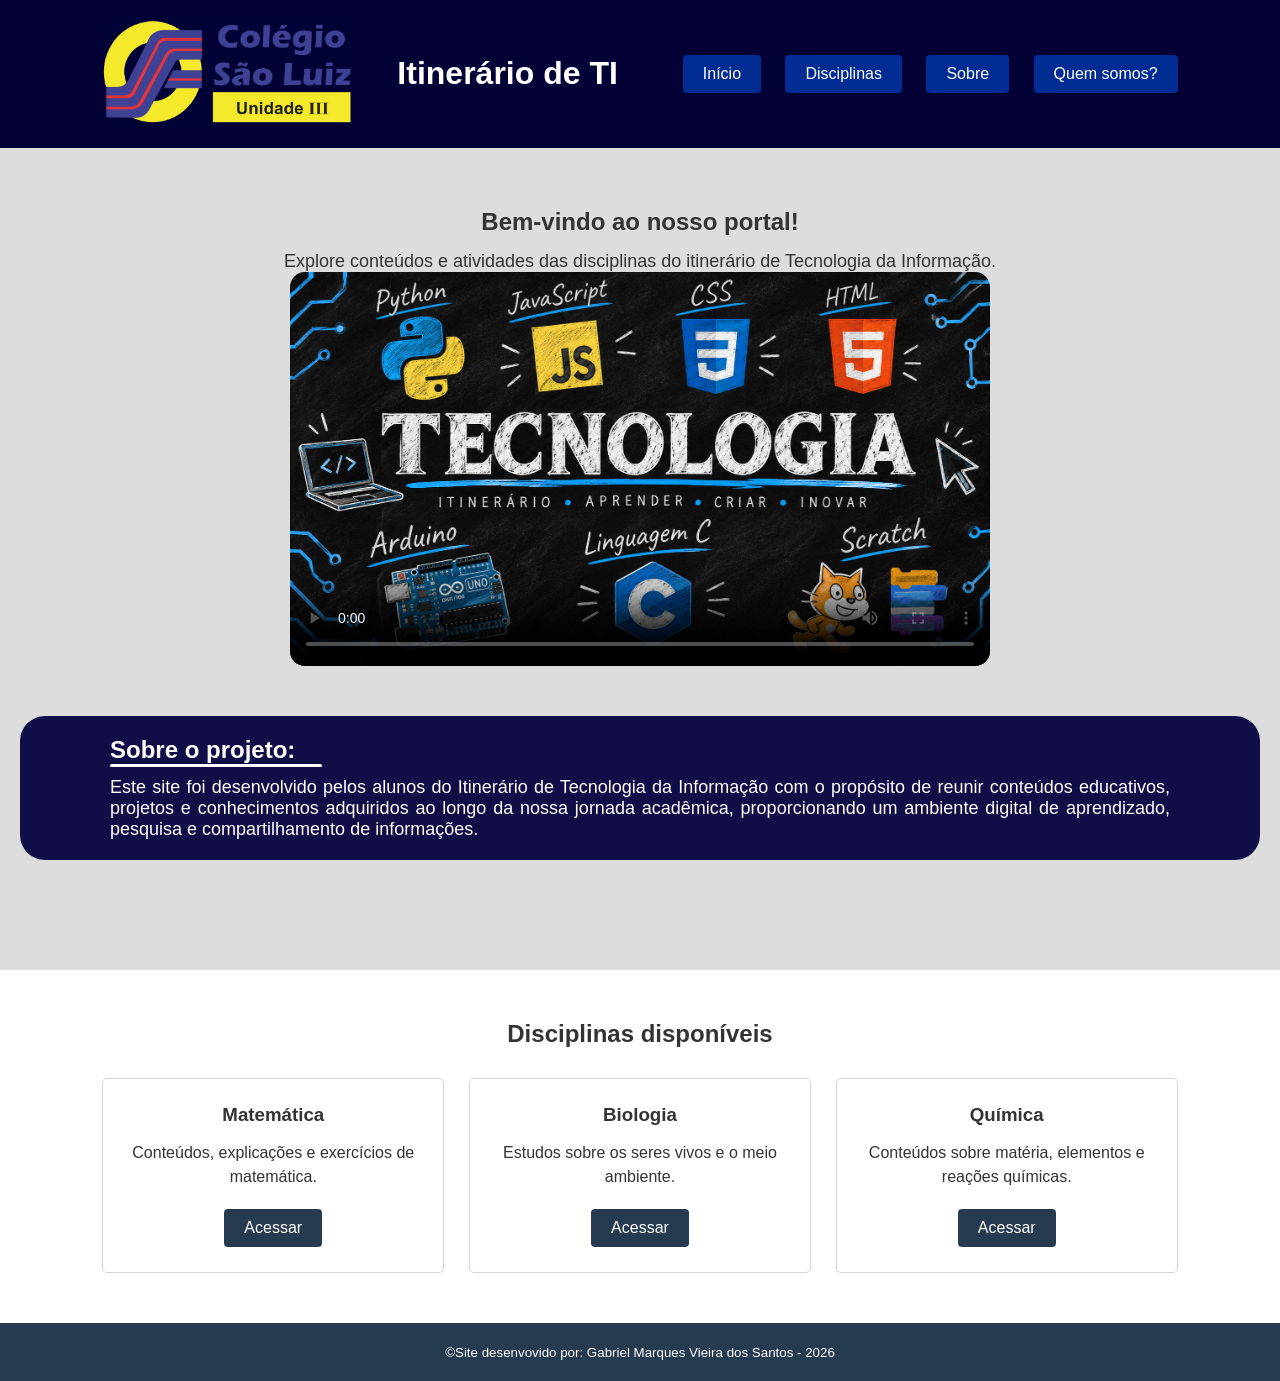
<file: index.html>
<!DOCTYPE html>
<html lang="pt-br">
<head>
    <meta charset="UTF-8">
    <meta name="viewport" content="width=device-width, initial-scale=1.0">
    <title>Itinerário de TI</title>
    <link rel="stylesheet" href="css/style.css">
    <link rel="shortcut icon" href="imagens/favicon.png" type="image/x-icon">

</head>

<body>

    <header>
        <div class="logo">
            <a href="https://colegiosaoluiz3.com.br/"><img src="imagens/logo são luiz.png" alt="SL3"></a>
        </div>
        
        <h1>Itinerário de TI</h1>

        <nav>
            <a href="#inicio">Início</a>
            <a href="#disciplinas">Disciplinas</a>
            <a href="#sobre">Sobre</a>
            <a href="ti.html">Quem somos?</a>
        </nav>
    </header>

    <main>

        <section id="inicio" class="inicio">
            <h2>Bem-vindo ao nosso portal!</h2>

            <p>
                Explore conteúdos e atividades das disciplinas
                do itinerário de Tecnologia da Informação.
            </p>
            <div class="video_astor">
                <video controls poster="imagens/Tecnologia_ Aprender, Criar e Inovar.png">
                        <source src="imagens/isa.mp4" type="video/mp4">
                </video>

            </div>
        <div id="sobre"class="sobre">
            
            <h2>Sobre o projeto:</h2>
            <hr>
            <p>
                
                Este site foi desenvolvido pelos alunos do Itinerário de Tecnologia da Informação com o propósito de 
                reunir conteúdos educativos, projetos e conhecimentos adquiridos ao longo da nossa jornada acadêmica, 
                proporcionando um ambiente digital de aprendizado, pesquisa e compartilhamento de informações.
            </p>
        </div>

        </section>

        <section id="disciplinas" class="disciplinas">

            <h2>Disciplinas disponíveis</h2>

            <div class="container">

                <div class="card" id="card-mat">
                    <h3>Matemática</h3>
                    <p>Conteúdos, explicações e exercícios de matemática.</p>
                    <a href="matematica.html">Acessar</a>
                </div>

                <div class="card" id="card-bio">
                    <h3>Biologia</h3>
                    <p>Estudos sobre os seres vivos e o meio ambiente.</p>
                    <a href="biologia.html">Acessar</a>
                </div>

                <div class="card" id="card-qui">
                    <h3>Química</h3>
                    <p>Conteúdos sobre matéria, elementos e reações químicas.</p>
                    <a href="quimica.html">Acessar</a>
                </div>

            </div>

        </section>


    </main>

    <footer>
         <small>&copy;Site desenvovido por: Gabriel Marques Vieira dos Santos - 2026</small>
    </footer>
    <script src="script.js"></script>
</body>
</html>
</file>
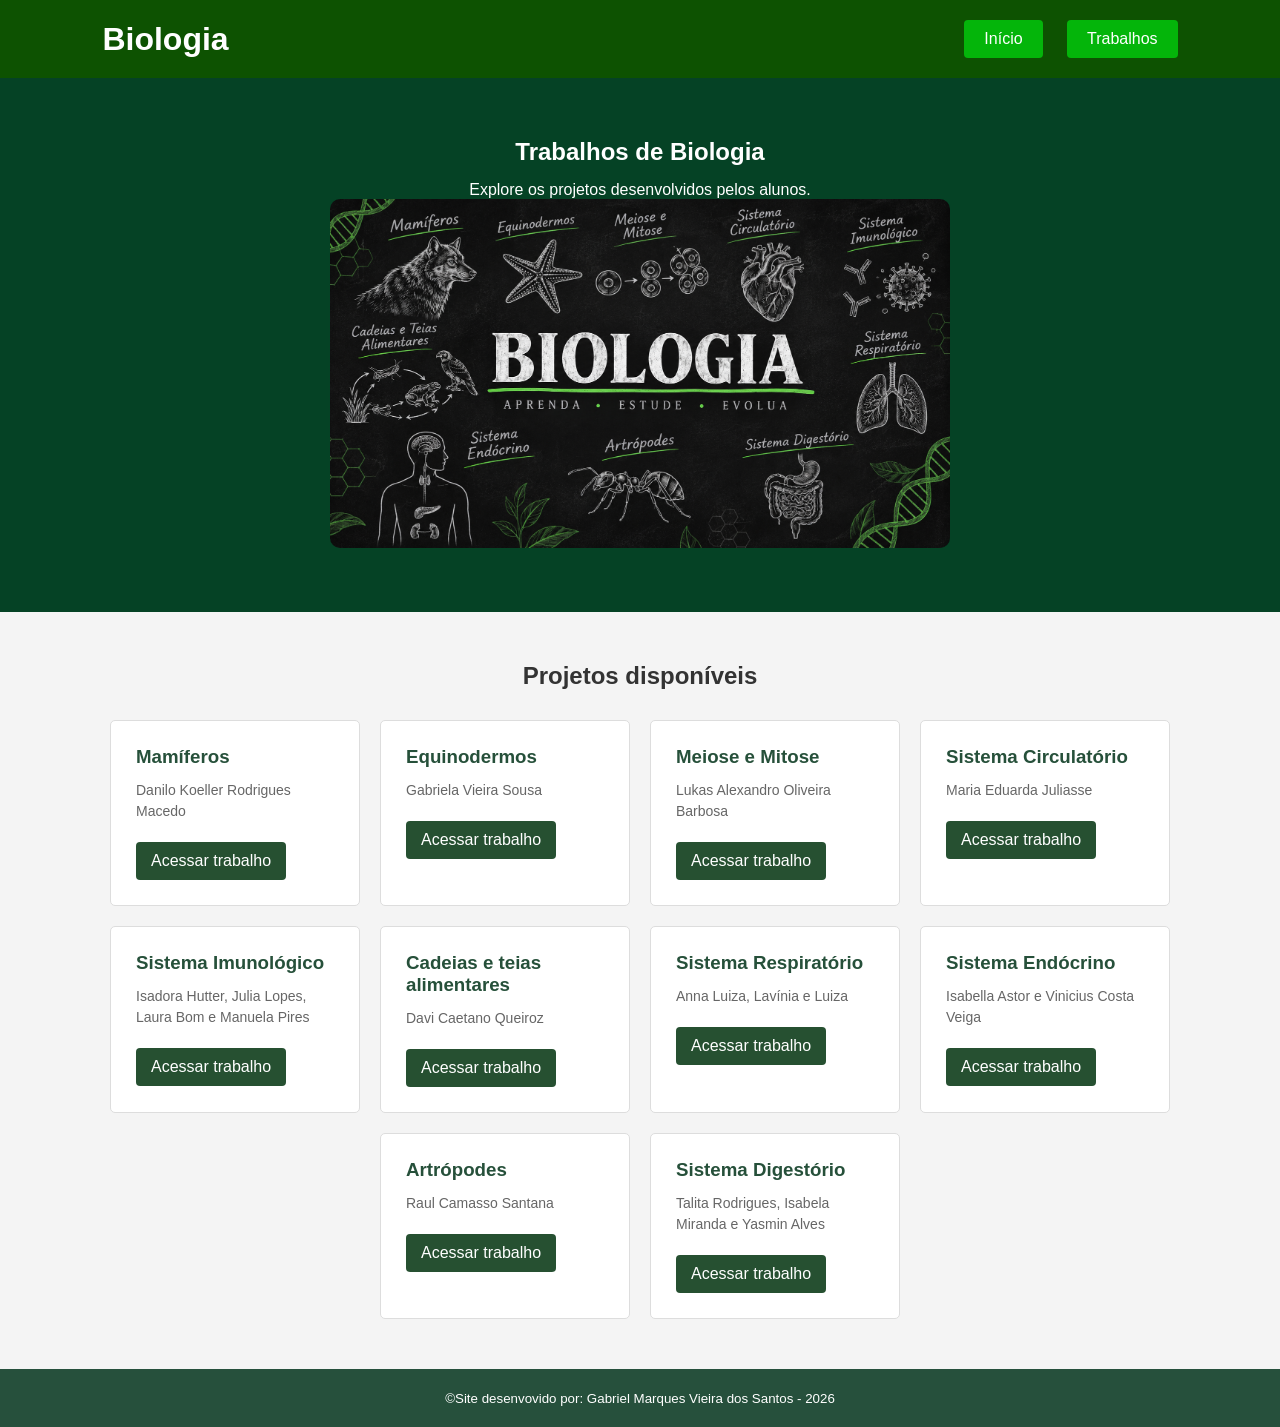
<file: biologia.html>
<!DOCTYPE html>
<html lang="pt-br">
<head>
    <meta charset="UTF-8">
    <meta name="viewport" content="width=device-width, initial-scale=1.0">
    <title>Biologia | Itinerário de TI</title>
    <link rel="stylesheet" href="css/biologia.css">
    <link rel="shortcut icon" href="imagens/favicon.png" type="image/x-icon">
</head>

<body>

<header>
    <h1>Biologia</h1>
    <nav>
        <a href="index.html">Início</a>
        <a href="#trabalhos">Trabalhos</a>
    </nav>
</header>

<main>

    <section class="introducao">
        <h2>Trabalhos de Biologia</h2>
        <p>Explore os projetos desenvolvidos pelos alunos.</p>
        <div class="biologia">
            <img src="imagens/Infográfico de Biologia em Chalkboard.png" alt="introdução biologia">
        </div>
    </section>

    <section class="trabalhos" id="trabalhos">

        <h2>Projetos disponíveis</h2>

        <div class="container">

            <div class="card">
                <h3>Mamíferos</h3>
                <p>Danilo Koeller Rodrigues Macedo</p>
                <a href="https://08dkrm.github.io/mamiferos/" target="_self">Acessar trabalho</a>
            </div>

            <div class="card">
                <h3>Equinodermos</h3>
                <p>Gabriela Vieira Sousa</p>
                <a href="https://gabrivs9.github.io/site-equinodermos/" target="_self">Acessar trabalho</a>
            </div>

            <div class="card">
                <h3>Meiose e Mitose</h3>
                <p>Lukas Alexandro Oliveira Barbosa</p>
                <a href="https://luk4soliveira.github.io/meiose-e-mitose/" target="_self">Acessar trabalho</a>
            </div>

            <div class="card">
                <h3>Sistema Circulatório</h3>
                <p>Maria Eduarda Juliasse</p>
                <a href="https://fuscapreto241.github.io/Sistema-Circulatorio/" target="_self">Acessar trabalho</a>
            </div>

            <div class="card">
                <h3>Sistema Imunológico</h3>
                <p>Isadora Hutter, Julia Lopes, Laura Bom e Manuela Pires</p>
                <a href="https://nbom56794-tech.github.io/Trabalho-do-sistema-imunologico/" target="_self">Acessar trabalho</a>
            </div>

            <div class="card">
                <h3>Cadeias e teias alimentares</h3>
                <p>Davi Caetano Queiroz</p>
                <a href="https://daviqueirozsl67-gif.github.io/site-de-biologia/" target="_self">Acessar trabalho</a>
            </div>


            <div class="card">
                <h3>Sistema Respiratório</h3>
                <p>Anna Luiza, Lavínia e Luiza</p>
                <a href="https://annafreitas1605.github.io/site-de-biologia/" target="_self">Acessar trabalho</a>
            </div>

            <div class="card">
                <h3>Sistema Endócrino</h3>
                <p>Isabella Astor e Vinicius Costa Veiga</p>
                <a href="https://vei-golas.github.io/Site-de-Biologia/" target="_self">Acessar trabalho</a>
            </div>

            <div class="card">
                <h3>Artrópodes</h3>
                <p>Raul Camasso Santana</p>
                <a href="https://raulcamassos-code.github.io/site-de-artropodes/index.html" target="_self">Acessar trabalho</a>
            </div>

            <div class="card">
                <h3>
                    Sistema Digestório
                </h3>
                <p>Talita Rodrigues, Isabela Miranda e Yasmin Alves</p>
                <a href="https://alvesferreirayasmin4-beep.github.io/site-de-biologia/" target="_self">Acessar trabalho</a>
            </div>

        </div>
    </section>

</main>

<footer>
     <small>&copy;Site desenvovido por: Gabriel Marques Vieira dos Santos - 2026</small>
</footer>

</body>
</html>
</file>
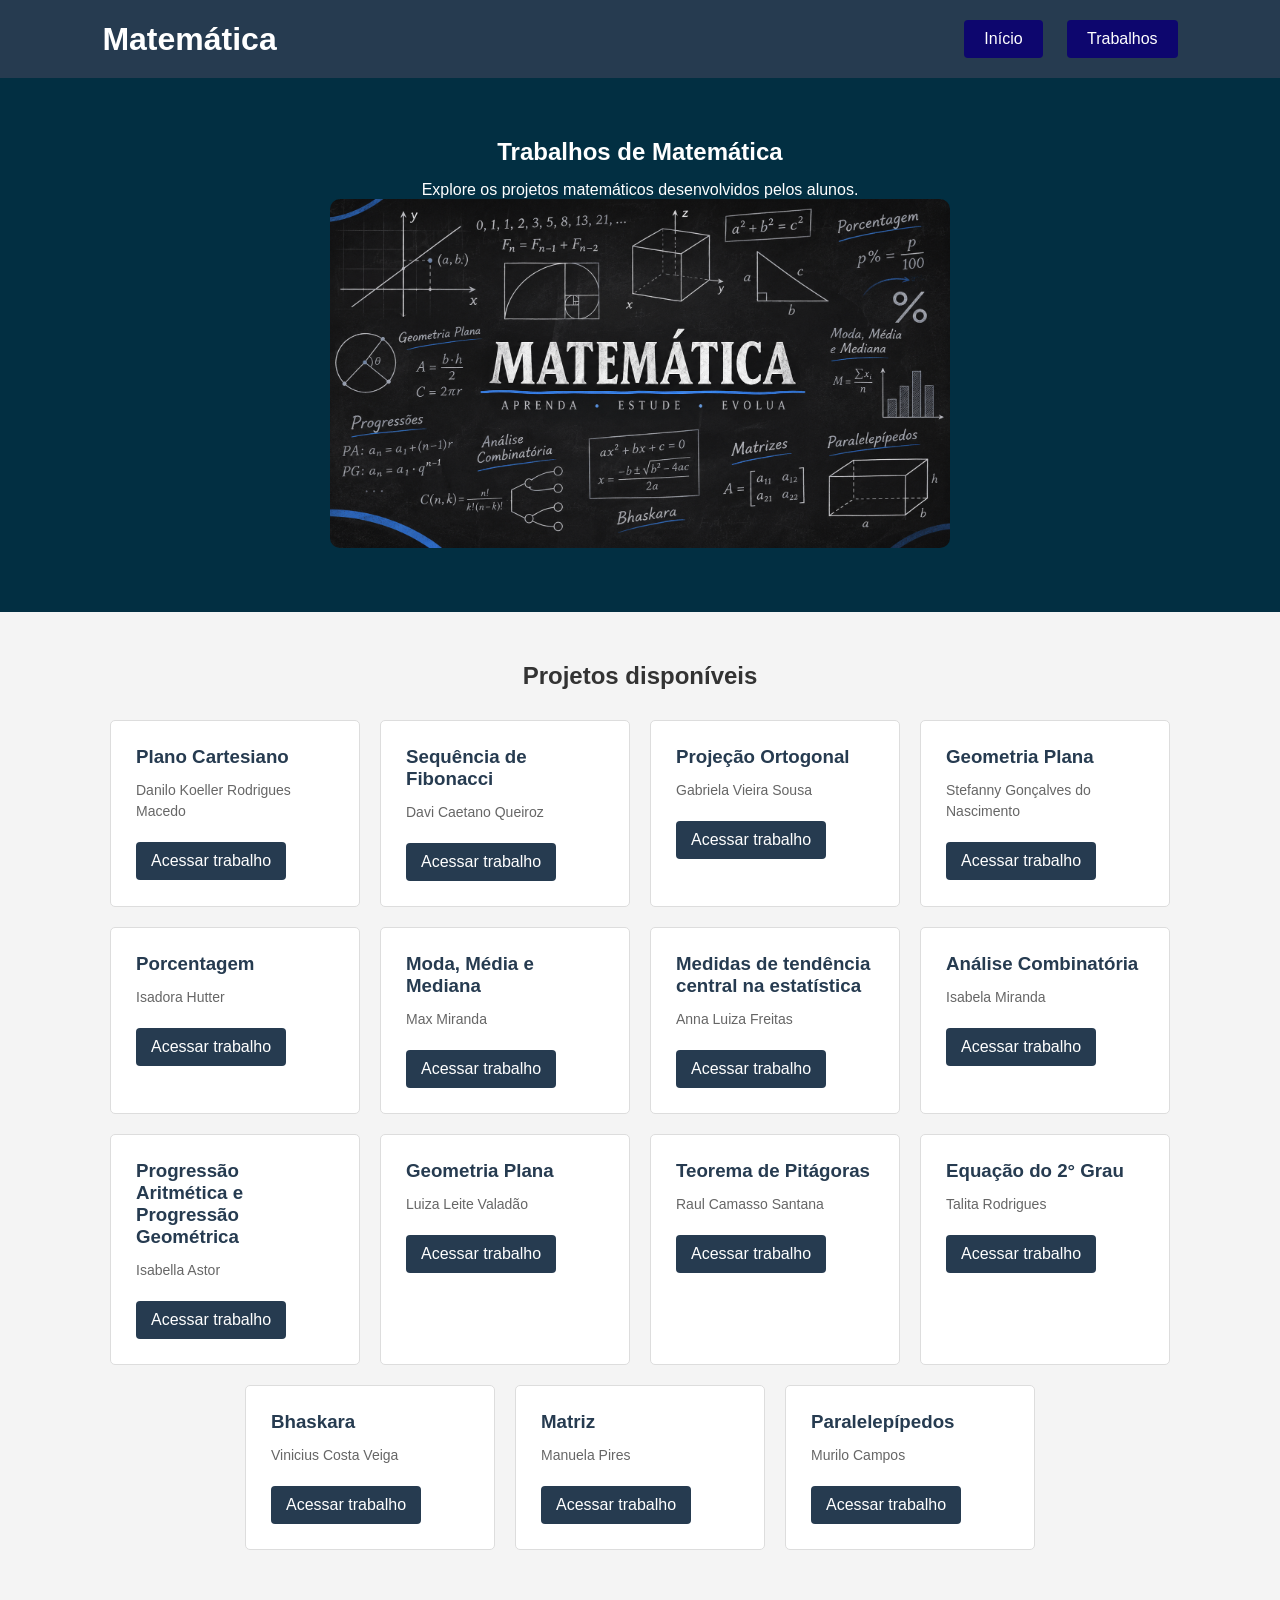
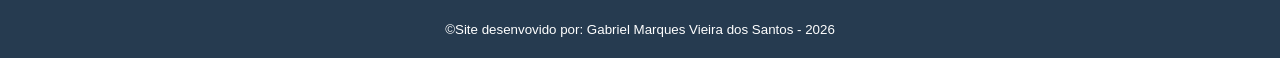
<file: matematica.html>
<!DOCTYPE html>
<html lang="pt-br">
<head>
    <meta charset="UTF-8">
    <meta name="viewport" content="width=device-width, initial-scale=1.0">
    <title>Matemática | Itinerário de TI</title>
    <link rel="stylesheet" href="css/matematica.css">
    <link rel="shortcut icon" href="imagens/favicon.png" type="image/x-icon">
</head>

<body>

<header>
    <h1>Matemática</h1>

    <nav>
        <a href="index.html">Início</a>
        <a href="#trabalhos">Trabalhos</a>
    </nav>
</header>

<main>

    <section class="introducao">
        <h2>Trabalhos de Matemática</h2>
        <p>Explore os projetos matemáticos desenvolvidos pelos alunos.</p>
        <div class="matematica">
            <img src="imagens/Matemática no quadro de giz.png" alt="introdução matematica">
        </div>
        
    </section>

    <section class="trabalhos" id="trabalhos">

        <h2>Projetos disponíveis</h2>

        <div class="container">

            <div class="card">
                <h3>Plano Cartesiano</h3>
                <p>Danilo Koeller Rodrigues Macedo</p>
                <a href="https://08dkrm.github.io/plano-cartesiano/" target="_self">Acessar trabalho</a>
            </div>

            

            <div class="card">
                <h3>Sequência de Fibonacci</h3>
                <p>Davi Caetano Queiroz</p>
                <a href="https://fuscapreto241.github.io/Fibonacci/" target="_self">Acessar trabalho</a>
            </div>


            <div class="card"> <!--Deu pau-->
                <h3>Projeção Ortogonal</h3>
                <p>Gabriela Vieira Sousa</p>
                <a href="https://mpbriela.github.io/site-de-proj-ortogonal/" target="_self">Acessar trabalho</a>
            </div>

            <div class="card">
                <h3>Geometria Plana</h3>
                <p>Stefanny Gonçalves do Nascimento</p>
                <a href="https://f4nnyz.github.io/Geometria_plana/" target="_self">Acessar trabalho</a>
            </div>

            <div class="card">
                <h3>Porcentagem</h3>
                <p>Isadora Hutter</p>
                <a href="https://nbom56794-tech.github.io/Trabalho-de-Porcentagem/" target="_self">Acessar trabalho</a>
            </div>

            <div class="card">
                <h3>Moda, Média e Mediana</h3>
                <p>Max Miranda</p>
                <a href="https://nightlivs.github.io/Pgmat/" target="_self">Acessar trabalho</a>
            </div>

            <div class="card">
                <h3>Medidas de tendência central na estatística</h3>
                <p>Anna Luiza Freitas</p>
                <a href="https://lavisdf.github.io/sitedematem/" target="_self">Acessar trabalho</a>
            </div>

            <div class="card">
                <h3>Análise Combinatória</h3>
                <p>Isabela Miranda</p>
                <a href="https://isabelami45.github.io/Site-de-Matem-ticaa/" target="_self">Acessar trabalho</a>
            </div>

            <div class="card">
                <h3>Progressão Aritmética e Progressão Geométrica</h3>
                <p>Isabella Astor</p>
                <a href="https://vei-golas.github.io/Site-de-matematica2/" target="_self">Acessar trabalho</a>
            </div>

            <div class="card">
                <h3>Geometria Plana</h3>
                <p>Luiza Leite Valadão</p>
                <a href="https://luizaleitevaladao.github.io/site-de-matematica/" target="_self">Acessar trabalho</a>
            </div>

            <div class="card">
                <h3>Teorema de Pitágoras</h3>
                <p>Raul Camasso Santana</p>
                <a href="https://raulcamassos-code.github.io/site-de-matematica/" target="_self">Acessar trabalho</a>
            </div>

            <div class="card">
                <h3>Equação do 2° Grau</h3>
                <p>Talita Rodrigues</p>
                <a href="https://alvesferreirayasmin4-beep.github.io/site-de-matematica/" target="_self">Acessar trabalho</a>
            </div>

            <div class="card">
                <h3>Bhaskara</h3>
                <p>Vinicius Costa Veiga</p>
                <a href="https://vei-golas.github.io/Site-de-Matem-tica-/" target="_self">Acessar trabalho</a>
            </div>
            <div class="card">
                <h3>Matriz</h3>
                <p>Manuela Pires</p>
                <a href="https://pnmanuu-hub.github.io/matematica/index.html" target="_self">Acessar trabalho</a>
            </div>
            <div class="card">
                <h3>Paralelepípedos</h3>
                <p>Murilo Campos</p>
                <a href="https://isabelami45.github.io/Site-Paralelep-pedos/" target="_self">Acessar trabalho</a>
            </div>

        </div>

    </section>

</main>

<footer>
     <small>&copy;Site desenvovido por: Gabriel Marques Vieira dos Santos - 2026</small>
</footer>

</body>
</html>
</file>
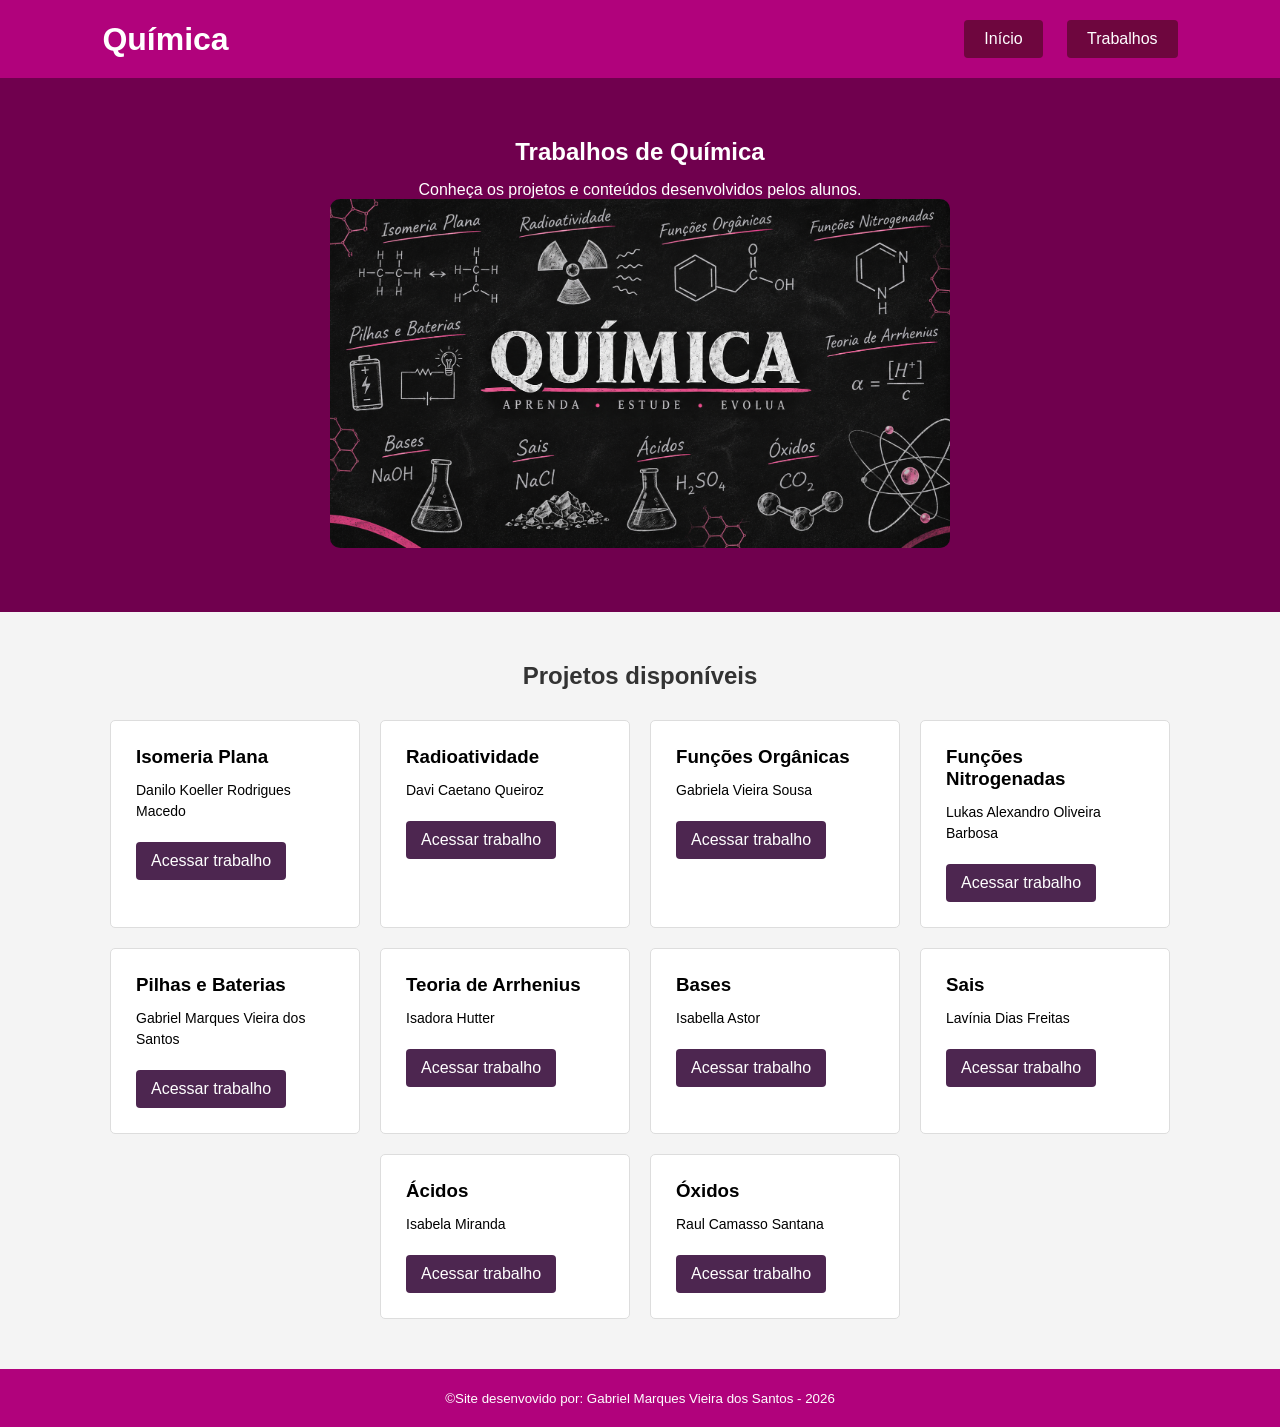
<file: quimica.html>
<!DOCTYPE html>
<html lang="pt-br">
<head>
    <meta charset="UTF-8">
    <meta name="viewport" content="width=device-width, initial-scale=1.0">
    <title>Química | Itinerário de TI</title>
    <link rel="stylesheet" href="css/quimica.css">
    <link rel="shortcut icon" href="imagens/favicon.png" type="image/x-icon">
</head>

<body>

<header>
    <h1>Química</h1>
    <nav>
        <a href="index.html">Início</a>
        <a href="#trabalhos">Trabalhos</a>
    </nav>
</header>

<main>

    <section class="introducao">
        <h2>Trabalhos de Química</h2>
        <p>Conheça os projetos e conteúdos desenvolvidos pelos alunos.</p>
        <div class="quimica">
            <img src="imagens/Pôster de Química em Chalkboard.png" alt="introdução quimica">
        </div>
    </section>

    <section class="trabalhos" id="trabalhos">

        <h2>Projetos disponíveis</h2>

        <div class="container">

            <div class="card">
                <h3>Isomeria Plana</h3>
                <p>Danilo Koeller Rodrigues Macedo</p>
                <a href="https://08dkrm.github.io/isomeria-plana/" target="_self">Acessar trabalho</a>
            </div>

            <div class="card">
                <h3>Radioatividade</h3>
                <p>Davi Caetano Queiroz</p>
                <a href="https://daviqueirozsl67-gif.github.io/Site-Quimica-2.0/" target="_self">Acessar trabalho</a>
            </div>

            <div class="card"> <!--Deu pau-->
                <h3>Funções Orgânicas</h3>
                <p>Gabriela Vieira Sousa</p>
                <a href="https://mpbriela.github.io/site-funcoes-organicas/" target="_self">Acessar trabalho</a>
            </div>

            <div class="card">
                <h3>Funções Nitrogenadas</h3>
                <p>Lukas Alexandro Oliveira Barbosa</p>
                <a href="https://luk4soliveira.github.io/Fun-es-nitrogenadas/" target="_self">Acessar trabalho</a>
            </div>

            <div class="card">
                <h3>Pilhas e Baterias</h3>
                <p>Gabriel Marques Vieira dos Santos</p>
                <a href="https://fuscapreto241.github.io/Pilhas-e-Baterias/" target="_self">Acessar trabalho</a>
            </div>

            <div class="card">
                <h3>Teoria de Arrhenius</h3>
                <p>Isadora Hutter</p>
                <a href="https://pnmanuu-hub.github.io/teoria-de-arrhenius/" target="_self">Acessar trabalho</a>
            </div>


            <div class="card">
                <h3>Bases</h3>
                <p>Isabella Astor</p>
                <a href="https://vei-golas.github.io/Site-de-Quimica/" target="_self">Acessar trabalho</a>
            </div>

            <div class="card">
                <h3>Sais</h3>
                <p>Lavínia Dias Freitas</p>
                <a href="https://lavisdf.github.io/site-de-quimiicaa/" target="_self">Acessar trabalho</a>
            </div>

            <div class="card">
                <h3>Ácidos</h3>
                <p>Isabela Miranda</p>
                <a href="https://isabelami45.github.io/Site-de-Qu-mica/" target="_self">Acessar trabalho</a>
            </div>

            <div class="card">
                <h3>Óxidos</h3>
                <p>Raul Camasso Santana</p>
                <a href="https://raulcamassos-code.github.io/projeto-quimica/" target="_self">Acessar trabalho</a>
            </div>

        </div>
    </section>

</main>

<footer>
     <small>&copy;Site desenvovido por: Gabriel Marques Vieira dos Santos - 2026</small>
</footer>

</body>
</html>
</file>
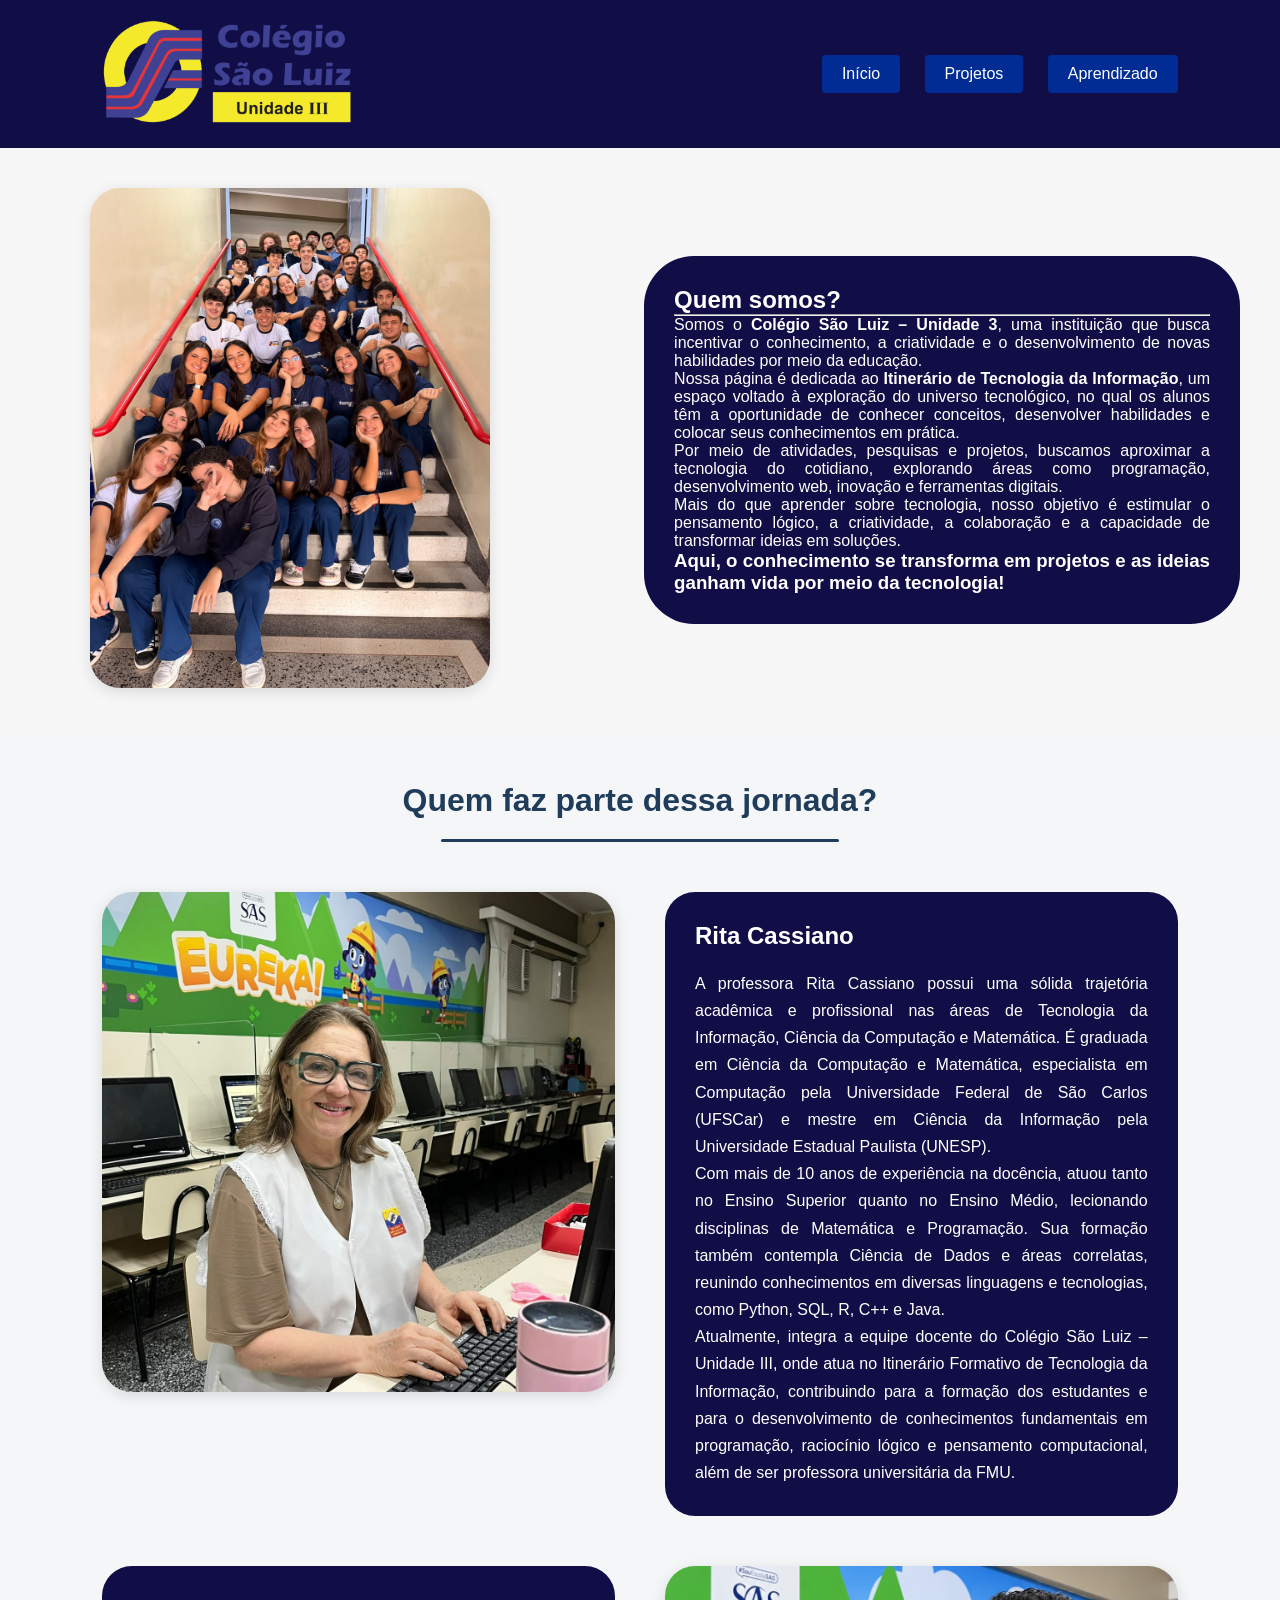
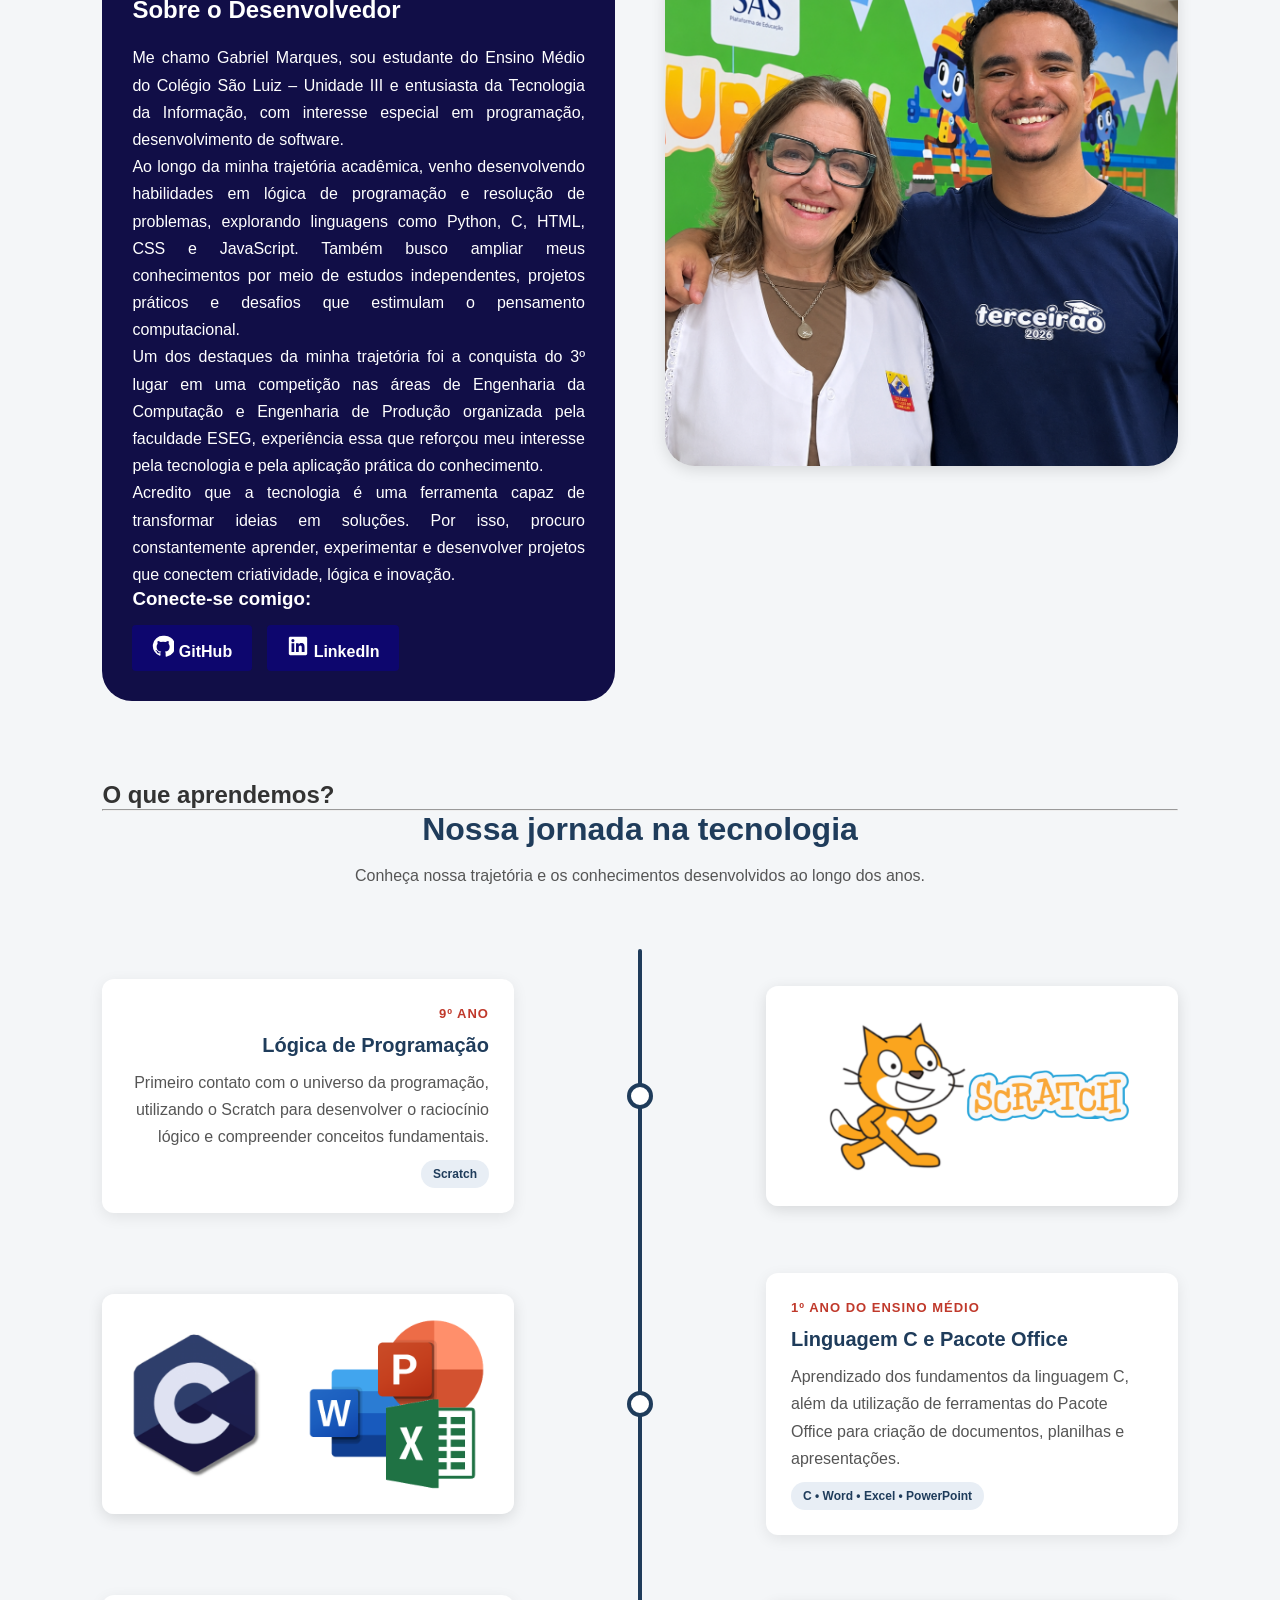
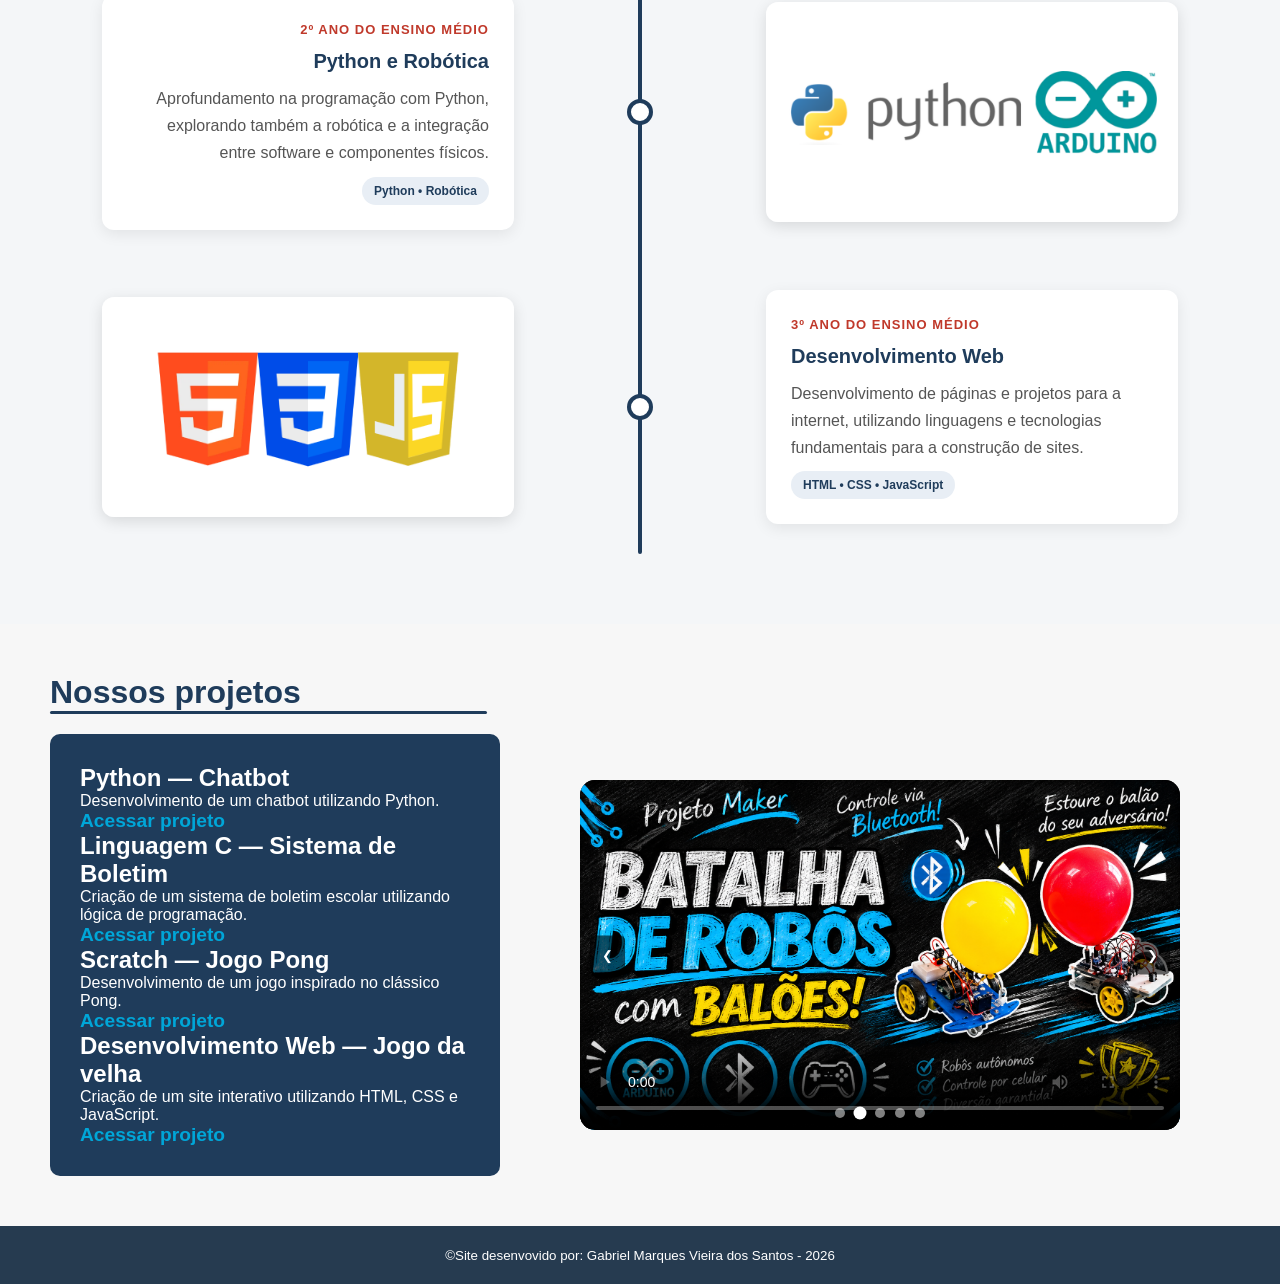
<file: ti.html>
<!DOCTYPE html>
<html lang="en">
<head>
    <meta charset="UTF-8">
    <meta name="viewport" content="width=device-width, initial-scale=1.0">
    <title>Quem Somos?</title>
    <link rel="stylesheet" href="css/itinerario.css">
    <link rel="shortcut icon" href="imagens/favicon.png" type="image/x-icon">
</head>
<body>
    <header>
    <div class="logo">
        <a href="https://colegiosaoluiz3.com.br/"><img src="imagens/logo são luiz.png" alt="SL3"></a>
    </div>
    <nav>
        <a href="index.html">Início</a>
        <a href="#projetos">Projetos</a>
        <a href="#aprendizado">Aprendizado</a>
    </nav>
    </header>
   
    <div class="container-quem-somos">
        <div class="imagem-quem-somos">
            <img src="imagens/IMG-20261117-WA0001.jpg" alt="Colégio São Luiz">
        </div>

    <section class="quem-somos">
        <h1>Quem somos?</h1>
        <hr>

        <p>
            Somos o <strong>Colégio São Luiz – Unidade 3</strong>,
            uma instituição que busca incentivar o conhecimento,
            a criatividade e o desenvolvimento de novas habilidades
            por meio da educação.
        </p>

        <p>
            Nossa página é dedicada ao
            <strong>Itinerário de Tecnologia da Informação</strong>,
            um espaço voltado à exploração do universo tecnológico,
            no qual os alunos têm a oportunidade de conhecer conceitos,
            desenvolver habilidades e colocar seus conhecimentos em prática.
        </p>

        <p>
            Por meio de atividades, pesquisas e projetos, buscamos
            aproximar a tecnologia do cotidiano, explorando áreas como
            programação, desenvolvimento web, inovação e ferramentas digitais.
        </p>

        <p>
            Mais do que aprender sobre tecnologia, nosso objetivo é
            estimular o pensamento lógico, a criatividade, a colaboração
            e a capacidade de transformar ideias em soluções.
        </p>

        <h3>
            Aqui, o conhecimento se transforma em projetos e as ideias
            ganham vida por meio da tecnologia!
        </h3>
    </div>
</section>
 <!-- APRESENTAÇÃO DA PROFESSORA E DO ALUNO -->
    <section class="sobre-nos" id="sobre-nos">

        <h1>Quem faz parte dessa jornada?</h1>
        <hr>

        <!-- PROFESSORA: IMAGEM À ESQUERDA -->
        <div class="container-professora">

            <div class="imagem-professora">
                <img src="imagens/retrato da ritinha.jpg" alt="Professora do itinerário">
            </div>

            <div class="texto-professora">
                <h2>Rita Cassiano</h2>

                <p>
                    A professora Rita Cassiano possui uma sólida trajetória acadêmica e profissional nas áreas de Tecnologia da Informação, 
                    Ciência da Computação e Matemática. É graduada em Ciência da Computação e Matemática, 
                    especialista em Computação pela Universidade Federal de São Carlos (UFSCar) e mestre em 
                    Ciência da Informação pela
                    Universidade Estadual Paulista (UNESP).
                </p>
                <p>
                    Com mais de 10 anos de experiência na docência, 
                    atuou tanto no Ensino Superior quanto no Ensino Médio, 
                    lecionando disciplinas de Matemática e Programação. Sua formação também 
                    contempla Ciência de Dados e áreas correlatas, reunindo conhecimentos em diversas 
                    linguagens e tecnologias, como Python, SQL, R, C++ e Java.
                </p>
                <p>
                   Atualmente, integra a equipe docente do Colégio São Luiz – Unidade III, 
                   onde atua no Itinerário Formativo de Tecnologia da Informação, contribuindo para a formação 
                   dos estudantes e para o desenvolvimento de conhecimentos fundamentais em programação, raciocínio lógico 
                   e pensamento computacional, além de ser professora universitária da FMU.
                </p>
            </div>

        </div>

        <!-- ALUNO: IMAGEM À DIREITA -->
        <div class="container-aluno">

            <div class="texto-aluno">
                <h2>Sobre o Desenvolvedor</h2>

                <p>
                    Me chamo Gabriel Marques, sou estudante do Ensino Médio do Colégio São Luiz – Unidade III e
                     entusiasta da Tecnologia da Informação, com interesse especial em programação,
                      desenvolvimento de software.
                </p>
                <p>
                    Ao longo da minha trajetória acadêmica, venho desenvolvendo habilidades em lógica de programação e resolução de problemas, 
                    explorando linguagens como Python, C, HTML, CSS e JavaScript.
                    Também busco ampliar meus conhecimentos por meio de estudos independentes, 
                    projetos práticos e desafios que estimulam o pensamento computacional.
                </p>
                <p>
                    Um dos destaques da minha trajetória foi a conquista do 3º lugar em uma competição nas áreas de 
                    Engenharia da Computação e Engenharia de Produção organizada pela faculdade ESEG, experiência essa que reforçou meu interesse pela
                     tecnologia e pela aplicação prática do conhecimento.
                </p>
                <p>
                    Acredito que a tecnologia é uma ferramenta capaz de transformar ideias em soluções.
                    Por isso, procuro constantemente aprender, 
                    experimentar e desenvolver projetos que conectem criatividade, 
                    lógica e inovação.
                </p>
                
                    <h3>Conecte-se comigo:</h3>

                    <div class="links-sociais">

                        <!-- BOTÃO GITHUB -->
                        <a href="https://github.com/Gabbmvs"
                        target="_self"
                        rel="noopener noreferrer"
                        class="botao-social github">

                            <svg viewBox="0 0 24 24" aria-hidden="true">
                                <path fill="currentColor"
                                    d="M12 .9a11.1 11.1 0 0 0-3.51 21.63c.56.1.76-.24.76-.54v-2.1c-3.1.67-3.75-1.32-3.75-1.32-.5-1.28-1.24-1.62-1.24-1.62-1.01-.69.08-.68.08-.68 1.12.08 1.71 1.15 1.71 1.15 1 .1.67 2.03 3.07 2.03.43-.67.72-1.12 1.01-1.38-2.48-.28-5.09-1.24-5.09-5.53 0-1.22.44-2.22 1.16-3-.12-.28-.5-1.42.11-2.96 0 0 .95-.3 3.05 1.15a10.6 10.6 0 0 1 5.55 0c2.1-1.45 3.05-1.15 3.05-1.15.61 1.54.23 2.68.11 2.96.72.78 1.16 1.78 1.16 3 0 4.3-2.61 5.25-5.1 5.52.4.35.75 1.03.75 2.08v3.08c0 .3.2.65.77.54A11.1 11.1 0 0 0 12 .9Z"/>
                            </svg>

                            <span>GitHub</span>
                        </a>

                        <!-- BOTÃO LINKEDIN -->
                        <a href="https://www.linkedin.com/in/gabriel-marques-vieira-dos-santos-b021332a9/"
                        target="_self"
                        rel="noopener noreferrer"
                        class="botao-social linkedin">

                            <svg viewBox="0 0 24 24" aria-hidden="true">
                                <path fill="currentColor"
                                    d="M20.45 2H3.55C2.69 2 2 2.68 2 3.52v16.96c0 .84.69 1.52 1.55 1.52h16.9c.86 0 1.55-.68 1.55-1.52V3.52c0-.84-.69-1.52-1.55-1.52ZM7.93 18.5H4.94V9.1h2.99v9.4ZM6.44 7.82a1.73 1.73 0 1 1 0-3.46 1.73 1.73 0 0 1 0 3.46ZM19.07 18.5h-2.98v-4.57c0-1.09-.02-2.49-1.52-2.49-1.52 0-1.75 1.19-1.75 2.41v4.65H9.84V9.1h2.86v1.28h.04c.4-.74 1.37-1.52 2.82-1.52 3.02 0 3.58 1.99 3.58 4.58v5.06Z"/>
                            </svg>

                            <span>LinkedIn</span>
                        </a>

                    </div>

            </div>
            

            <div class="imagem-aluno">
                <img src="imagens/Retrato Escolar Diante do Mural Colorido.png" alt="Aluno responsável pelo projeto">
            </div>

        </div>

    </section>
<section id="aprendizado">
    <h1>O que aprendemos?</h1>
    <hr>

    <div class="titulo-aprendizado">
        <h1>Nossa jornada na tecnologia</h1>
        <p>
            Conheça nossa trajetória e os conhecimentos
            desenvolvidos ao longo dos anos.
        </p>
    </div>

    <div class="linha-tempo">

        <!-- 9º ANO -->
        <div class="item-tempo">
            <div class="conteudo-tempo">
                <span class="ano">9º ANO</span>
                <h2>Lógica de Programação</h2>
                <p>
                    Primeiro contato com o universo da programação,
                    utilizando o Scratch para desenvolver o raciocínio
                    lógico e compreender conceitos fundamentais.
                </p>
                <span class="ferramenta">Scratch</span>
            </div>
            <div class="midia-tempo">
                <img src="imagens/Scratch.png"
                     alt="Scratch">
            </div>
        </div>
             
        <!-- 1º ENSINO MÉDIO -->
        <div class="item-tempo">
            <div class="conteudo-tempo">
                <span class="ano">1º ANO DO ENSINO MÉDIO</span>
                <h2>Linguagem C e Pacote Office</h2>
                <p>
                    Aprendizado dos fundamentos da linguagem C,
                    além da utilização de ferramentas do Pacote Office
                    para criação de documentos, planilhas e apresentações.
                </p>
                <span class="ferramenta">C • Word • Excel • PowerPoint</span>
            </div>
            <div class="midia-tempo">
                <img src="imagens/Linguagem C e Pacote Office.png"
                     alt="LC e Pacote Office">
            </div>
        </div>

        <!-- 2º ENSINO MÉDIO -->
        <div class="item-tempo">
            <div class="conteudo-tempo">
                <span class="ano">2º ANO DO ENSINO MÉDIO</span>
                <h2>Python e Robótica</h2>
                <p>
                    Aprofundamento na programação com Python,
                    explorando também a robótica e a integração
                    entre software e componentes físicos.
                </p>
                <span class="ferramenta">Python • Robótica</span>
            </div>
            <div class="midia-tempo">
                <img src="imagens/Python e Robótica.png"
                     alt="Atividade de robótica">
            </div>
        </div>

        <!-- 3º ENSINO MÉDIO -->
        <div class="item-tempo">
            <div class="conteudo-tempo">
                <span class="ano">3º ANO DO ENSINO MÉDIO</span>
                <h2>Desenvolvimento Web</h2>
                <p>
                    Desenvolvimento de páginas e projetos para a internet,
                    utilizando linguagens e tecnologias fundamentais
                    para a construção de sites.
                </p>
                <span class="ferramenta">HTML • CSS • JavaScript</span>
            </div>
            <div class="midia-tempo">
                <img src="imagens/Desenvolvimento Web.png"
                     alt="Desenvolvimento web">
            </div>
        </div>

    </div>

</section>

<section id="projetos">
    <h1>Nossos projetos</h1>
    <hr>
     <div class="projeto-container">

        <div class="projeto-texto">
            <h2>Python — Chatbot</h2>
        <p>Desenvolvimento de um chatbot utilizando Python.</p>
        <a href="https://colab.research.google.com/drive/1I_S7LaKLpm0GTR6nrZsR97udrj2pcjlF?usp=sharing" target="_self">Acessar projeto</a>

        <h2>Linguagem C — Sistema de Boletim</h2>
        <p>Criação de um sistema de boletim escolar utilizando lógica de programação.</p>
        <a href="https://onlinegdb.com/z4s_zbYS4s" target="_self">Acessar projeto</a>

        <h2>Scratch — Jogo Pong</h2>
        <p>Desenvolvimento de um jogo inspirado no clássico Pong.</p>
        <a href="https://scratch.mit.edu/projects/911049409" target="_self">Acessar projeto</a>

        <h2>Desenvolvimento Web — Jogo da velha</h2>
        <p>Criação de um site interativo utilizando HTML, CSS e JavaScript.</p>
        <a href="jogo_da_velha/jogo.html" target="_self">Acessar projeto</a>
        </div>
    

  <div class="carrossel">

    <div class="carrossel-imagens">

        <div class="slide ativo">
            <img src="imagens/Projeto Maker_ Robótica e Criatividade.png" alt="Projeto de desenvolvimento web">
            <div class="legenda">
                
                
            </div>
        </div>

        <div class="slide">
            <video controls poster="imagens/Batalha de Robôs com Balões.png">
            <source src="imagens/batalha balões.mp4"
                    type="video/mp4">
            </video>
        </div>
        <div class="slide">
            <video controls poster="imagens/Comedouro Automático_ Tecnologia para Pets.png">
            <source src="imagens/ração.mp4"
                    type="video/mp4">
            </video>
        </div>
        <div class="slide">
            <video controls poster="imagens/Torneira Arduino com Sensor de Proximidade.png">
            <source src="imagens/torneira video.mp4"
                    type="video/mp4">
            </video>
        </div>
        <div class="slide">
            <video controls poster="imagens/Jokenpo Automático com Arduino.png">
            <source src="imagens/jokenpo.mp4"
                    type="video/mp4">
            </video>
        </div>
       

    </div>

    <button class="seta anterior" onclick="mudarImagem(-1)">
        &#10094;
    </button>

    <button class="seta proxima" onclick="mudarImagem(1)">
        &#10095;
    </button>

    <div class="indicadores">
        <span class="ponto ativo" onclick="irParaImagem(0)"></span>
        <span class="ponto" onclick="irParaImagem(1)"></span>
        <span class="ponto" onclick="irParaImagem(2)"></span>
        <span class="ponto" onclick="irParaImagem(3)"></span>
        <span class="ponto" onclick="irParaImagem(4)"></span>
    </div>

</div>
   </div>

</section>

<script src="script.js"></script>
</body>
<footer>
    <small>&copy;Site desenvovido por: Gabriel Marques Vieira dos Santos - 2026</small>
</footer>
</html>
</file>
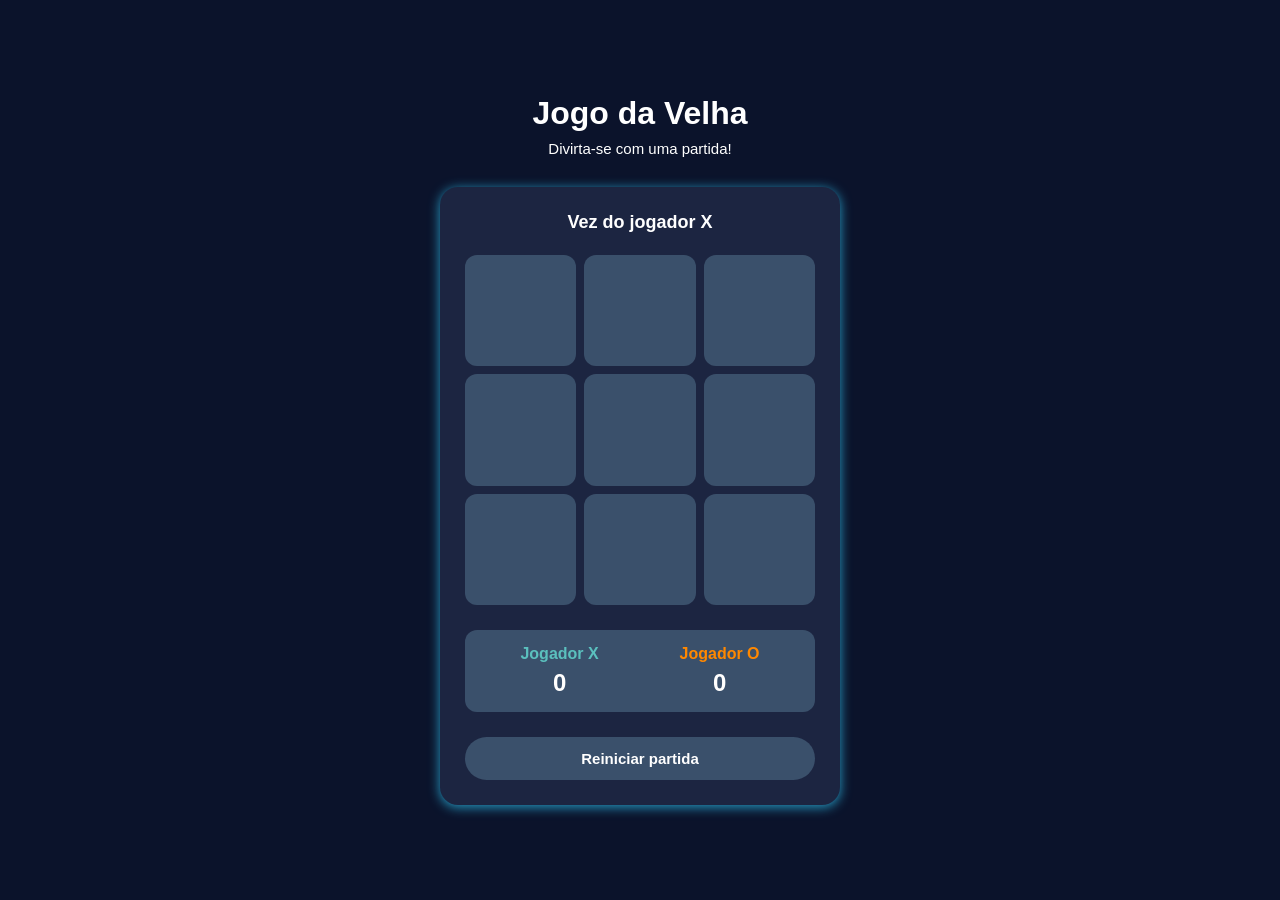
<file: jogo_da_velha/jogo.html>
<!DOCTYPE html>
<html lang="pt-br">
<head>
    <meta charset="UTF-8">
    <meta name="viewport" content="width=device-width, initial-scale=1.0">

    <title>Jogo da Velha</title>
    <link rel="shortcut icon" href="jogo da velha.png" type="image/x-icon">
    <link rel="stylesheet" href="jogo.css">
</head>
<body>

    <main class="container">

        <header>
            <h1>Jogo da Velha</h1>
            <p>Divirta-se com uma partida!</p>
        </header>

        <section class="game">

            <div class="status">
                <span id="status">Vez do jogador X</span>
            </div>

            <div class="board" id="board">

                <button class="cell" data-index="0"></button>
                <button class="cell" data-index="1"></button>
                <button class="cell" data-index="2"></button>

                <button class="cell" data-index="3"></button>
                <button class="cell" data-index="4"></button>
                <button class="cell" data-index="5"></button>

                <button class="cell" data-index="6"></button>
                <button class="cell" data-index="7"></button>
                <button class="cell" data-index="8"></button>

            </div>

            <div class="scoreboard">

                <div class="score">
                    <span class="player-x">Jogador X</span>
                    <strong id="scoreX">0</strong>
                </div>

                <div class="score">
                    <span class="player-o">Jogador O</span>
                    <strong id="scoreO">0</strong>
                </div>

            </div>

            <button id="reset" class="reset-button">
                Reiniciar partida
            </button>

        </section>

    </main>

    <script src="jogo.js"></script>

</body>
</html>
</file>
<file: css/style.css>
/* ==============================
   CONFIGURAÇÕES GERAIS
================================= */

* {
    margin: 0;
    padding: 0;
    box-sizing: border-box;
}
html{
    scroll-behavior: smooth;
}
body {
    font-family: Arial, sans-serif;
    background-color: #f4f4f4;
    color: #333;
}

/* ==============================
   CABEÇALHO
================================= */

header {
    background-color: #020035;
    color: white;
    padding: 20px 8%;

    display: flex;
    justify-content: space-between;
    align-items: center;
}
nav a {
   
    text-decoration: none;
    margin-left: 20px;
    display: inline-block;

    background-color: #002c93;
    color: white;

    padding: 10px 20px;
    text-decoration: none;
    border-radius: 4px;

    transition: background-color 0.3s ease,
                transform 0.3s ease;
    
}
nav a:hover{
    background-color: #f4f4f4;
    color: #020035;
}


/* ========================================
   BOTÕES DAS REDES SOCIAIS
======================================== */


/* ==============================
   LOGO
================================= */

.logo {
    display: flex;
    align-items: center;
}

.logo img {
    width: 250px;
    height: auto;
}

/* ==============================
   SEÇÃO INICIAL
================================= */

.inicio {
    text-align: center;
    padding: 60px 20px;
    background-color: rgba(0, 0, 0, 0.096);
}

.inicio h2 {
    margin-bottom: 15px;
}
.inicio p{
    font-size: large;
}

/* ==============================
   SEÇÃO DE DISCIPLINAS
================================= */

.disciplinas {
    padding: 50px 8%;
    text-align: center;
    background-color: #ffffff;
}

.disciplinas h2 {
    margin-bottom: 30px;
}

/* Organização dos cards */

.container {
    display: flex;
    justify-content: center;
    align-items: stretch;
    gap: 25px;
    flex-wrap: nowrap;
    
}



/* ==============================
   CARDS - ESTRUTURA
================================= */

.card {
    
    position: relative;
    isolation: isolate;
    overflow: hidden;

    background-color: white;
    padding: 25px;
    width: 700px;

    border: 1px solid #00000028;
    border-radius: 5px;

    transition: transform 0.3s ease,
                box-shadow 0.3s ease;
}

/* Títulos */

.card h3 {
    margin-bottom: 15px;
}

/* Textos */

.card p {
    margin-bottom: 20px;
    line-height: 1.5;
}

/* ==============================
   IMAGENS DE FUNDO DOS CARDS
================================= */

.card::after {
    content: "";
    position: absolute;
    inset: 0;

    background-size: cover;
    background-position: center;
    background-repeat: no-repeat;

    opacity: 0;
    transition: opacity 0.1s ease;

    z-index: -1;
    pointer-events: none;
}

/* Imagem de Biologia */

#card-bio::after {
    background-image: url("../imagens/Hover-bio.png");
}

/* Imagem de Matemática */

#card-mat::after {
    background-image: url("../imagens/Hover-mat.png");
}

/* Imagem de Química */

#card-qui::after {
    background-image: url("../imagens/Hover-qui.png");
}

/* ==============================
   EFEITOS HOVER DOS CARDS
================================= */

.card:hover {
    transform: translateY(-4px);
    box-shadow: 0 5px 12px rgba(0, 0, 0, 0.2);
}

/* Aparição das imagens */

.card:hover::after {
    opacity: 0.9;
}

/* ==============================
   BOTÕES DOS CARDS
================================= */

.card a {
    display: inline-block;

    background-color: #263b50;
    color: white;

    padding: 10px 20px;
    text-decoration: none;
    border-radius: 4px;

    transition: background-color 0.3s ease,
                transform 0.3s ease;
}

/* Cores individuais dos botões */

#card-bio a:hover {
    opacity: 0.75;
    background-color: #007a12;
}

#card-qui a:hover {
    opacity: 0.75;
    background-color: #e32ac7;
}

#card-mat a:hover {
    opacity: 0.75;
    background-color: #0a4ba5;
}

/* Efeito ao pressionar os botões */

.card a:active {
    transform: translateY(1px);
}

/* ==============================
   SEÇÃO SOBRE
================================= */

.sobre {
    background-color: #110e47;
    padding: 20px 90px;
    text-align: justify;
    color: white;
    border-radius: 25px;
    margin-block: 50px;
    
    
}
.sobre hr{
    width: 20%;
    height: 3px;
    transform: translateY(-10px);
    background-color: #ffffff;
    border: none;
    border-radius: 5px;
}

.sobre h2 {
    margin-bottom: 10px;
}
.sobre p{
    text-align: justify;
}

/* ==============================
   VIDEO ASTOR
================================= */

.video_astor {
    width: 100%;
    max-width: 700px;
    aspect-ratio: 16 / 9;

    border-radius: 15px;
    overflow: hidden;

    margin: 0 auto;
}

.video_astor video {
    width: 100%;
    height: 100%;

    object-fit: cover;
    display: block;
}

/* ==============================
   RODAPÉ
================================= */

footer {
    background-color: #263b50;
    color: white;
    text-align: center;
    padding: 20px;
}

/* ==============================
   RESPONSIVIDADE
================================= */

@media (max-width: 600px) {

    header {
        flex-direction: column;
        gap: 15px;
    }

    nav a {
        margin: 0 5px;
    }

    .container {
        flex-direction: column;
        align-items: center;
    }

}
</file>
<file: css/biologia.css>
* {
    margin: 0;
    padding: 0;
    box-sizing: border-box;
}
html{
    scroll-behavior: smooth;
}
body {
    font-family: Arial, sans-serif;
    background: #f4f4f4;
    color: #333;
}

header {
    background: rgb(13, 82, 1);
    color: white;
    padding: 20px 8%;
    display: flex;
    justify-content: space-between;
    align-items: center;
}

nav a {
   
    text-decoration: none;
    margin-left: 20px;
    display: inline-block;

    background-color: #04b50a;
    color: white;

    padding: 10px 20px;
    text-decoration: none;
    border-radius: 4px;

    transition: background-color 0.3s ease,
                transform 0.3s ease;
    
}
nav a:hover{
    background-color: #f4f4f4;
    color: #00650e;
}
.introducao {
    background:  #054225;
    text-align: center;
    padding: 60px 20px;
}
.biologia img{
    width: 50%;
    height: auto;
    object-fit: cover;
    border-radius: 10px;
}

.introducao h2 {
    margin-bottom: 15px;
    color: white;
}

.introducao p {
    color: #ffffff;
}

.trabalhos {
    padding: 50px 8%;
}

.trabalhos > h2 {
    text-align: center;
    margin-bottom: 30px;
}

.container {
    display: flex;
    flex-wrap: wrap;
    justify-content: center;
    gap: 20px;
}

.card {
    position: relative;
    overflow: hidden;


    background: white;
    padding: 25px;

    border: 1px solid #ddd;
    border-radius: 5px;

    flex: 0 1 250px;

    transition: 0.3s ease;
}

/* Sobreposição */
.card::before {
    content: "";
    position: absolute;
    left: 0;
    top: 0;
    width: 100%;
    height: 4px;
    background: #03561f;
    transform: scaleX(0);
    transform-origin: left;
    transition: 0.3s ease;
}

.card:hover {
    background-color: #0bff4c76;
    transform: translateY(-5px);
    box-shadow: 0 6px 15px rgba(0, 0, 0, 0.12);
}

.card:hover::before {
    transform: scaleX(1);
}

.card h3 {
    margin-bottom: 12px;
    color: #26503a;
}

.card p {
    font-size: 14px;
    color: #666;
    line-height: 1.5;
    margin-bottom: 20px;
}

.card a {
    display: inline-block;
    background: #265031;
    color: white;
    padding: 10px 15px;
    border-radius: 4px;
    text-decoration: none;
    transition: 0.3s;
}

.card a:hover {
    background: #47865c;
    transform: translateY(-2px);
}

footer {
    background: #26503c;
    color: white;
    padding: 20px;
    text-align: center;
}

@media (max-width: 600px) {
    header {
        flex-direction: column;
        gap: 15px;
    }

    nav a {
        margin: 0 8px;
    }
}
</file>
<file: css/matematica.css>
* {
    margin: 0;
    padding: 0;
    box-sizing: border-box;
}
html{
    scroll-behavior: smooth;
}

body {
    font-family: Arial, sans-serif;
    background: #f4f4f4;
    color: #333;
}

/* Cabeçalho */

header {
    background: #263b50;
    color: white;
    padding: 20px 8%;

    display: flex;
    justify-content: space-between;
    align-items: center;
}
nav a {
   
    text-decoration: none;
    margin-left: 20px;
    display: inline-block;

    background-color: #0d066e;
    color: white;

    padding: 10px 20px;
    text-decoration: none;
    border-radius: 4px;

    transition: background-color 0.3s ease,
                transform 0.3s ease;
    
}
nav a:hover{
    background-color: #f4f4f4;
    color: #0055ff;
}

/* Introdução */

.introducao {
    background: rgb(2, 47, 66);
    text-align: center;
    padding: 60px 20px;
}

.introducao h2 {
    margin-bottom: 15px;
    color: white;
}

.introducao p {
    color: #ffffff;
}

/* Trabalhos */

.trabalhos {
    padding: 50px 8%;
    
}

.trabalhos > h2 {
    text-align: center;
    margin-bottom: 30px;
}


  .container {
    display: flex;
    flex-wrap: wrap;
    justify-content: center;
    gap: 20px;
}


/* Cartões */

.card {
    position: relative;
    overflow: hidden;


    background: white;
    padding: 25px;

    border: 1px solid #ddd;
    border-radius: 5px;

    flex: 0 1 250px;

    transition: 0.3s ease;
}

/* Sobreposição */

.card::before {
    content: "";

    position: absolute;
    top: 0;
    left: 0;

    width: 100%;
    height: 4px;

    background: #3976a5;

    transform: scaleX(0);
    transform-origin: left;

    transition: 0.3s ease;
}

.card:hover {
    background-color: #9ecefd6f;
    transform: translateY(-5px);
    box-shadow: 0 6px 15px rgba(0, 0, 0, 0.12);
}

.card:hover::before {
    transform: scaleX(1);
}

/* Textos */

.card h3 {
    margin-bottom: 12px;
    color: #263b50;
}

.card p {
    font-size: 14px;
    color: #666;
    line-height: 1.5;
    margin-bottom: 20px;
}

/* Botões */

.card a {
    display: inline-block;

    background: #263b50;
    color: white;

    padding: 10px 15px;

    border-radius: 4px;
    text-decoration: none;

    transition: 0.3s;
}

.card a:hover {
    background: #3976a5;
    transform: translateY(-2px);
}

.card a:active {
    transform: translateY(0);
}

.matematica img{
    width: 50%;
    height: auto;
    object-fit: cover;
    border-radius: 10px;
}

/* Rodapé */

footer {
    background: #263b50;
    color: white;
    padding: 20px;
    text-align: center;
}

/* Responsividade */

@media (max-width: 600px) {

    header {
        flex-direction: column;
        gap: 15px;
    }

    nav a {
        margin: 0 8px;
    }

}
</file>
<file: css/quimica.css>
* {
    margin: 0;
    padding: 0;
    box-sizing: border-box;
}
html{
    scroll-behavior: smooth;
}
body {
    font-family: Arial, sans-serif;
    background: #f4f4f4;
    color: #333;
}

header {
    background: rgb(177, 2, 124);
    color: white;
    padding: 20px 8%;
    display: flex;
    justify-content: space-between;
    align-items: center;
}
nav a {
   
    text-decoration: none;
    margin-left: 20px;
    display: inline-block;

    background-color: #6e063e;
    color: white;

    padding: 10px 20px;
    text-decoration: none;
    border-radius: 4px;

    transition: background-color 0.3s ease,
                transform 0.3s ease;
    
}
nav a:hover{
    background-color: #f4f4f4;
    color: #35001c;
}

.introducao {
    background: rgb(112, 0, 78);
    text-align: center;
    padding: 60px 20px;
}
.quimica img{
    width: 50%;
    height: auto;
    object-fit: cover;
    border-radius: 10px;
}


.introducao h2 {
    margin-bottom: 15px;
    color: white;
}

.introducao p {
    color: #ffffff;
}

.trabalhos {
    padding: 50px 8%;
}

.trabalhos > h2 {
    text-align: center;
    margin-bottom: 30px;
}

.container {
    display: flex;
    flex-wrap: wrap;
    justify-content: center;
    gap: 20px;
}

.card {
    position: relative;
    overflow: hidden;


    background: white;
    padding: 25px;

    border: 1px solid #ddd;
    border-radius: 5px;

    flex: 0 1 250px;

    transition: 0.3s ease;
}

.card::before {
    content: "";
    position: absolute;
    top: 0;
    left: 0;
    width: 100%;
    height: 4px;
    background: #a042b7;
    transform: scaleX(0);
    transform-origin: left;
    transition: 0.3s ease;
}

.card:hover {
    background-color: #e85dd367;
    transform: translateY(-5px);
    box-shadow: 0 6px 15px rgba(0, 0, 0, 0.12);
}

.card:hover::before {
    transform: scaleX(1);
}

.card h3 {
    margin-bottom: 12px;
    color: #000000;
}

.card p {
    font-size: 14px;
    color: #000000;
    line-height: 1.5;
    margin-bottom: 20px;
}

.card a {
    display: inline-block;
    background: #4d2650;
    color: white;
    padding: 10px 15px;
    border-radius: 4px;
    text-decoration: none;
    transition: 0.3s;
}

.card a:hover {
    background: #a50a8e;
    transform: translateY(-2px);
}

footer {
    background: rgb(177, 2, 124);
    color: white;
    padding: 20px;
    text-align: center;
}

@media (max-width: 600px) {
    header {
        flex-direction: column;
        gap: 15px;
    }

    nav a {
        margin: 0 8px;
    }
}
</file>
<file: css/itinerario.css>
* {
    margin: 0;
    padding: 0;
    box-sizing: border-box;
}
html{
    scroll-behavior: smooth;
}
.links-sociais {
    display: flex;
    align-items: center;
    flex-wrap: wrap;
    gap: 15px;
    margin-top: 15px;
}

.botao-social {
    display: inline-flex;
    align-items: center;
    justify-content: center;
    gap: 10px;

    padding: 12px 22px;

    color: white;
    text-decoration: none;

    border-radius: 8px;

    font-size: 16px;
    font-weight: bold;

    transition: transform 0.3s ease,
                background-color 0.3s ease,
                box-shadow 0.3s ease;
}

.botao-social svg {
    width: 22px;
    height: 22px;
    fill: currentColor;
}

/* GitHub */
.github {
    background-color: #24292f;
}

.github:hover {
    background-color: #000000;
    transform: translateY(-4px);
    box-shadow: 0 5px 12px rgba(0, 0, 0, 0.25);
}

/* LinkedIn */
.linkedin {
    background-color: #0a66c2;
}

.linkedin:hover {
    background-color: #004182;
    transform: translateY(-4px);
    box-shadow: 0 5px 12px rgba(0, 0, 0, 0.25);
}

/* Remove o sublinhado e muda a cor de todos os links */
#projetos a {
  text-decoration: none;
  color: #00a6d8; /* Azul claro para destacar no fundo escuro (ou use #ffffff para branco) */
  font-size: larger;
  font-weight: bold;
}

/* Efeito opcional ao passar o mouse por cima */
#projetos a:hover {
  text-decoration: underline;
  color: #00eeff;
}

body {
    font-family: Arial, sans-serif;
    background-color: #f4f4f4b7;
    color: #333;
}

/* ==============================
   CABEÇALHO
================================= */

header {
    background-color: #110e47;
    color: white;
    padding: 20px 8%;

    display: flex;
    justify-content: space-between;
    align-items: center;
}


nav a {
   
    text-decoration: none;
    margin-left: 20px;
    display: inline-block;

    background-color: #002c93;
    color: white;

    padding: 10px 20px;
    text-decoration: none;
    border-radius: 4px;

    transition: background-color 0.3s ease,
                transform 0.3s ease;
    
}
nav a:hover{
    background-color: #f4f4f4;
    color: #020035;
}
footer {
    background-color: #263b50;
    color: white;
    text-align: center;
    padding: 20px;
}

.logo {
    display: flex;
    align-items: center;
}

.logo img {
    width: 250px;
    height: auto;
}

/* ==============================
   QUEM SOMOS
================================= */
.container-quem-somos {
    display: flex;
    align-items: center;
    justify-content: space-between;
    gap: 40px;
    padding: 40px;
}

.imagem-quem-somos {
    width: 100%;
}

.imagem-quem-somos img {
    width: 400px;
    height: 500px;
    object-fit: fill;
    border-radius: 30px;
    margin-left: 50px;
    transition: transform 0.3s ease;
    box-shadow: 0 4px 15px rgba(0, 0, 0, 0.12);
    
}
.imagem-quem-somos img:hover{
     transform: scale(1.03);
}

.quem-somos {
    width: 100%;
    padding: 30px;
    background-color: #110e47;
    color: white;
    border-radius: 50px;
    text-align: justify;
    transition: transform 0.3s ease,
                box-shadow 0.3s ease;
    
    
}
.quem-somos:hover{
    transform: translateY(-5px);
    box-shadow: 0 8px 20px rgba(0, 0, 0, 0.12);
}

/* ========================================
   SEÇÃO APRENDIZADOS
======================================== */

#aprendizado {
    padding: 70px 8%;
    background-color: #f4f6f8;
    margin-top: -90px;
}


/* ========================================
   TÍTULO DA SEÇÃO
======================================== */

.titulo-aprendizado {
    text-align: center;
    margin-bottom: 60px;
}

.titulo-aprendizado h1 {
    color: #1f3c5b;
    font-size: 32px;
    margin-bottom: 15px;
}

.titulo-aprendizado p {
    color: #555;
    font-size: 16px;
    line-height: 1.6;
}


/* ========================================
   LINHA CENTRAL DA TIMELINE
======================================== */

.linha-tempo {
    position: relative;
    max-width: 1100px;
    margin: auto;
}

/* Linha vertical */
.linha-tempo::before {
    content: "";
    position: absolute;
    width: 4px;
    background-color: #1f3c5b;
    top: 0;
    bottom: 0;
    left: 50%;
    transform: translateX(-50%);
    border-radius: 5px;
}


/* ========================================
   ETAPAS DA TIMELINE
======================================== */

.item-tempo {
    position: relative;
    display: flex;
    align-items: center;
    justify-content: space-between;

    width: 100%;
    min-height: 250px;

    padding: 30px 0;
    gap: 80px;

    box-sizing: border-box;
}


/* ========================================
   ALTERNÂNCIA DOS LADOS
======================================== */

/* 1ª e 3ª etapas: texto à esquerda */
.item-tempo:nth-child(odd) .conteudo-tempo {
    order: 1;
    text-align: right;
}

.item-tempo:nth-child(odd) .midia-tempo {
    order: 2;
}

/* 2ª e 4ª etapas: texto à direita */
.item-tempo:nth-child(even) .conteudo-tempo {
    order: 2;
    text-align: left;
}

.item-tempo:nth-child(even) .midia-tempo {
    order: 1;
}


/* ========================================
   TAMANHO DOS ELEMENTOS
======================================== */

.conteudo-tempo,
.midia-tempo {
    width: calc(42% - 40px);
    min-width: 0;
}


/* ========================================
   CARTÕES DE TEXTO
======================================== */

.conteudo-tempo {
    background-color: white;
    padding: 25px;

    border-radius: 12px;

    box-shadow: 0 4px 15px rgba(0, 0, 0, 0.08);

    box-sizing: border-box;

    transition: transform 0.3s ease,
                box-shadow 0.3s ease;
}

/* Efeito ao passar o mouse */
.conteudo-tempo:hover {
    transform: translateY(-5px);

    box-shadow: 0 8px 20px rgba(0, 0, 0, 0.12);
}


/* ========================================
   INFORMAÇÕES DOS CARTÕES
======================================== */

.ano {
    color: #c0392b;
    font-size: 13px;
    font-weight: bold;
    letter-spacing: 1px;
}

.conteudo-tempo h2 {
    color: #1f3c5b;
    font-size: 20px;
    margin: 12px 0;
}

.conteudo-tempo p {
    color: #555;
    line-height: 1.7;
}


/* ========================================
   ETIQUETAS DAS FERRAMENTAS
======================================== */

.ferramenta {
    display: inline-block;

    margin-top: 10px;
    padding: 7px 12px;

    background-color: #e8eef5;
    color: #1f3c5b;

    border-radius: 20px;

    font-size: 12px;
    font-weight: bold;
}


/* ========================================
   IMAGENS
======================================== */

.midia-tempo img {
    display: block;

    width: 100%;
    height: 220px;

    object-fit: cover;

    border-radius: 12px;

    box-shadow: 0 4px 15px rgba(0, 0, 0, 0.12);

    transition: transform 0.3s ease;
}

.midia-tempo img:hover {
    transform: scale(1.03);
}


/* ========================================
   MARCADORES DA LINHA CENTRAL
======================================== */

.item-tempo::after {
    content: "";

    position: absolute;

    width: 18px;
    height: 18px;

    background-color: white;
    border: 4px solid #1f3c5b;

    border-radius: 50%;

    left: 50%;
    top: 50%;

    transform: translate(-50%, -50%);

    z-index: 2;
}
#projetos{
    margin: 50px;
}
#projetos h1 {
    color: #1f3c5b;
    font-size: 32px;
    margin-bottom: 20px;
    
}
#projetos hr {
    width: 37%;
    height: 3px;
    transform: translateY(-20px);
    background-color: #1f3c5b;
    border: none;
    border-radius: 5px;
}

/* CONTEÚDO DO PROJETO */
.projeto-container {
    display: flex;
    align-items: center;
    justify-content: space-between;
    gap: 30px;
    width: 100%;
}

.projeto-texto {
    flex: 1.2;
    min-width: 0;
    padding: 30px;
    box-sizing: border-box;
    background-color: #1f3c5b;
    border-radius: 10px;
    color: white;
}

.projeto-midia {
    width: 55%;
}
/*

    h1:
    color: #1f3c5b;
    font-size: 32px;
    margin-bottom: 15px;
  p projetos: 
    color: #555;
    font-size: 16px;
    line-height: 1.6;


*/

/* ========================================
   RESPONSIVIDADE
======================================== */

@media (max-width: 800px) {

    #aprendizado {
        padding: 50px 20px;
    }

    /* Linha deslocada para a esquerda */
    .linha-tempo::before {
        left: 12px;
    }

    /* Etapas empilhadas */
    .item-tempo {
        flex-direction: column;
        align-items: stretch;

        padding: 20px 0 20px 40px;

        gap: 15px;
    }

    /* Texto e imagem ocupam toda a largura */
    .conteudo-tempo,
    .midia-tempo {
        width: 100%;
    }

    /* Texto sempre aparece primeiro */
    .item-tempo:nth-child(odd) .conteudo-tempo,
    .item-tempo:nth-child(even) .conteudo-tempo {
        order: 1;
        text-align: left;
    }

    /* Imagem sempre aparece depois */
    .item-tempo:nth-child(odd) .midia-tempo,
    .item-tempo:nth-child(even) .midia-tempo {
        order: 2;
    }

    /* Marcadores */
    .item-tempo::after {
        left: 12px;
        top: 30px;
    }

    /* Imagens no celular */
    .midia-tempo img {
        height: 220px;
    }

    /* Títulos */
    .titulo-aprendizado h1 {
        font-size: 25px;
    }

    .conteudo-tempo h2 {
        font-size: 19px;
    }
}

.carrossel {
    position: relative;
    width: 100%;
    max-width: 600px;
    height: 350px;
    margin: 20px 50px;
    overflow: hidden;
    border-radius: 15px;
    background-color: #111;
}

/* Área das imagens */
.carrossel-imagens {
    position: relative;
    width: 100%;
    height: 100%;
}

/* Cada slide */
.slide {
    position: absolute;
    inset: 0;
    width: 100%;
    height: 100%;
    opacity: 0;
    visibility: hidden;
    transition: opacity 0.1s ease, visibility 0.6s ease;
}

.slide.ativo {
    opacity: 1;
    visibility: visible;
    z-index: 1;
}

/* Imagens */
.slide img {
    width: 100%;
    height: 100%;
    object-fit: fill;
}
.slide video{
    width: 100%;
    height: 100%;
    object-fit: fill;
    display: flex;
}

/* Legenda */
.legenda {
    position: absolute;
    bottom: 0;
    left: 0;
    width: 100%;
    padding: 30px 1px;
    color: white;
    background: linear-gradient(
        transparent,
        rgba(0, 0, 0, 0.85)
    );
    box-sizing: border-box;
    z-index: 2;
}

.legenda h3 {
    margin-bottom: 5px;
}

.legenda p {
    margin: 0;
    font-size: 14px;
}

/* Setas */
.seta {
    position: absolute;
    top: 50%;
    transform: translateY(-50%);
    background-color: rgba(0, 0, 0, 0.6);
    color: white;
    border: none;
    padding: 12px;
    cursor: pointer;
    z-index: 3;
    border-radius: 5px;
    transition: background 0.3s;
}

.seta:hover {
    background-color: rgba(0, 0, 0, 0.9);
}

.anterior {
    left: 10px;
}

.proxima {
    right: 10px;
}

/* Indicadores */
.indicadores {
    position: absolute;
    bottom: 12px;
    left: 50%;
    transform: translateX(-50%);
    display: flex;
    gap: 10px;
    z-index: 4;
}

.ponto {
    width: 10px;
    height: 10px;
    background-color: rgba(255, 255, 255, 0.5);
    border-radius: 50%;
    cursor: pointer;
    transition: background 0.3s, transform 0.3s;
}

.ponto.ativo {
    background-color: white;
    transform: scale(1.3);
}

/* Responsividade */
@media (max-width: 600px) {

    .carrossel {
        height: 260px;
        max-width: 100%;
    }

    .legenda {
        padding: 20px 15px;
    }

    .legenda h3 {
        font-size: 17px;
    }

    .legenda p {
        font-size: 12px;
    }

    .seta {
        padding: 9px;
    }

}
@media (max-width: 700px) {

    #aprendizado {
        padding: 50px 20px;
    }

    .linha-tempo::before {
        left: 12px;
    }

    .item-tempo {
        width: 100%;
        left: 0 !important;
        padding: 15px 0 15px 40px;
        text-align: left !important;
    }

    .item-tempo::after {
        left: 1px !important;
        right: auto !important;
    }

    .titulo-aprendizado h1 {
        font-size: 25px;
    }

    .conteudo-tempo h2 {
        font-size: 19px;
    }
}







/* ========================================
   SEÇÃO PROFESSORA E ALUNO
======================================== */

.sobre-nos {
    padding: 50px 8%;
    background-color: #f4f6f8;
}

.sobre-nos h1 {
    color: #1f3c5b;
    font-size: 32px;
    margin-bottom: 20px;
    text-align: center;
}

.sobre-nos hr {
    width: 37%;
    height: 3px;
    margin: 0 auto 50px;
    background-color: #1f3c5b;
    border: none;
    border-radius: 5px;
}

/* ========================================
   ESTRUTURA DOS CONTAINERS
======================================== */

.container-professora,
.container-aluno {
    display: flex;
   
    justify-content: space-between;
    width: 100%;
    gap: 50px;
    margin-bottom: 50px;
}

/* ========================================
   ALTERNÂNCIA DOS LADOS
======================================== */

/* Professora: imagem à esquerda */
.container-professora .imagem-professora {
    order: 1;
}

.container-professora .texto-professora {
    order: 2;
}

/* Aluno: texto à esquerda */
.container-aluno .texto-aluno {
    order: 1;
}

.container-aluno .imagem-aluno {
    order: 2;
}

/* ========================================
   TAMANHO DOS ELEMENTOS
======================================== */

.imagem-professora,
.imagem-aluno,
.texto-professora,
.texto-aluno {
    width: calc(50% - 25px);
    min-width: 0;
}

/* ========================================
   IMAGENS
======================================== */

.imagem-professora img,
.imagem-aluno img {
    display: block;
    width: 100%;
    height: 500px;
    object-fit: cover;
    border-radius: 30px;
    box-shadow: 0 4px 15px rgba(0, 0, 0, 0.12);
    transition: transform 0.3s ease;
}

.imagem-professora img:hover,
.imagem-aluno img:hover {
    transform: scale(1.03);
}

/* ========================================
   CARTÕES DE TEXTO
======================================== */

.texto-professora,
.texto-aluno {
    padding: 30px;
    box-sizing: border-box;
    background-color: #110e47;
    color: white;
    border-radius: 30px;
    text-align: justify;
    transition: transform 0.3s ease,
                box-shadow 0.3s ease;
}

.texto-professora:hover,
.texto-aluno:hover {
    transform: translateY(-5px);
    box-shadow: 0 8px 20px rgba(0, 0, 0, 0.12);
}

/* ========================================
   INFORMAÇÕES DOS CARTÕES
======================================== */

.texto-professora h2,
.texto-aluno h2 {
    color: white;
    font-size: 24px;
    margin-bottom: 20px;
}

.texto-professora p,
.texto-aluno p {
    color: white;
    line-height: 1.7;
}
.texto-aluno a{
    text-decoration: none;
    
    display: inline-block;

    background-color: #0d066e;
    color: white;

    padding: 10px 20px;
    text-decoration: none;
    border-radius: 4px;

    transition: background-color 0.3s ease,
                transform 0.3s ease;
}
.texto-aluno a:hover{
     background-color: #f4f4f4;
    color: #0055ff;
}

/* ========================================
   RESPONSIVIDADE
======================================== */

@media (max-width: 800px) {

    .container-professora,
    .container-aluno {
        flex-direction: column;
        gap: 20px;
    }

    .imagem-professora,
    .imagem-aluno,
    .texto-professora,
    .texto-aluno {
        width: 100%;
    }

    /* No celular, texto primeiro */
    .container-professora .texto-professora,
    .container-aluno .texto-aluno {
        order: 1;
    }

    .container-professora .imagem-professora,
    .container-aluno .imagem-aluno {
        order: 2;
    }

    .imagem-professora img,
    .imagem-aluno img {
        height: 700px;
    }

}
.github {
    background-color: #24292f;
}

.github:hover {
    background-color: #000000;
    transform: translateY(-4px);
    box-shadow: 0 5px 12px rgba(0, 0, 0, 0.25);
}

/* LinkedIn */
.linkedin {
    background-color: #0a66c2;
}

.linkedin:hover {
    background-color: #004182;
    transform: translateY(-4px);
    box-shadow: 0 5px 12px rgba(0, 0, 0, 0.25);
}
</file>
<file: jogo_da_velha/jogo.css>
:root{
    --azulao: #0B132B;
    --azul-marinho: #1C2541;
    --cinza-azulado: #3A506B;
    --ciano: #5BC0BE;
    --branco: #ffff;
    
}
* {
    margin: 0;
    padding: 0;
    box-sizing: border-box;
}

body {
    font-family: Arial, Helvetica, sans-serif;
    background-color: var(--azulao);
    min-height: 100vh;

    display: flex;
    justify-content: center;
    align-items: center;

    color: #ffffff;
}

.container {
    width: 100%;
    max-width: 450px;
    padding: 25px;
    text-align: center;
}

header {
    margin-bottom: 30px;
    color: white;
}

header h1 {
    font-size: 32px;
    margin-bottom: 8px;
}

header p {
    color: #ffffff;
    font-size: 15px;
}

.game {
    background: var(--azul-marinho);
    padding: 25px;
    border-radius: 18px;

    box-shadow: 0 2px 12px rgba(48, 199, 245, 0.767);
}

.status {
    margin-bottom: 22px;
    font-size: 18px;
    font-weight: 600;
}

.board {
    display: grid;
    grid-template-columns: repeat(3, 1fr);
    gap: 8px;

    width: 100%;
    aspect-ratio: 1 / 1;
}

.cell {
    border: none;
    border-radius: 12px;
    background: var(--cinza-azulado);

    font-size: 55px;
    font-weight: bold;

    cursor: pointer;
    transition: background 0.2s, transform 0.2s;
}

.cell:hover:not(:disabled) {
    background: #005050;
}

.cell:active:not(:disabled) {
    transform: scale(0.95);
}

.cell:disabled {
    cursor: default;
}

.cell.x {
    color: var(--ciano);
}

.cell.o {
    color: #ff8800;
}

.cell.winner {
    background: #00571da4;
}

.scoreboard {
    display: flex;
    justify-content: space-around;
    margin: 25px 0;

    padding: 15px;
    background: var(--cinza-azulado);
    border-radius: 12px;
}

.score {
    display: flex;
    flex-direction: column;
    gap: 6px;
}

.score strong {
    font-size: 24px;
}

.player-x {
    color: var(--ciano);
    font-weight: bold;
}

.player-o {
    color: #ff8800;
    font-weight: bold;
}

.reset-button {
    width: 100%;
    padding: 13px;

    border: none;
    border-radius: 25px;

    background: var(--cinza-azulado);
    color: white;

    font-size: 15px;
    font-weight: bold;

    cursor: pointer;
    transition: background 0.2s;
}

.reset-button:hover {
    background: #354a77;
}

@media (max-width: 400px) {

    .container {
        padding: 15px;
    }

    .game {
        padding: 18px;
    }

    .cell {
        font-size: 45px;
    }
}
</file>
